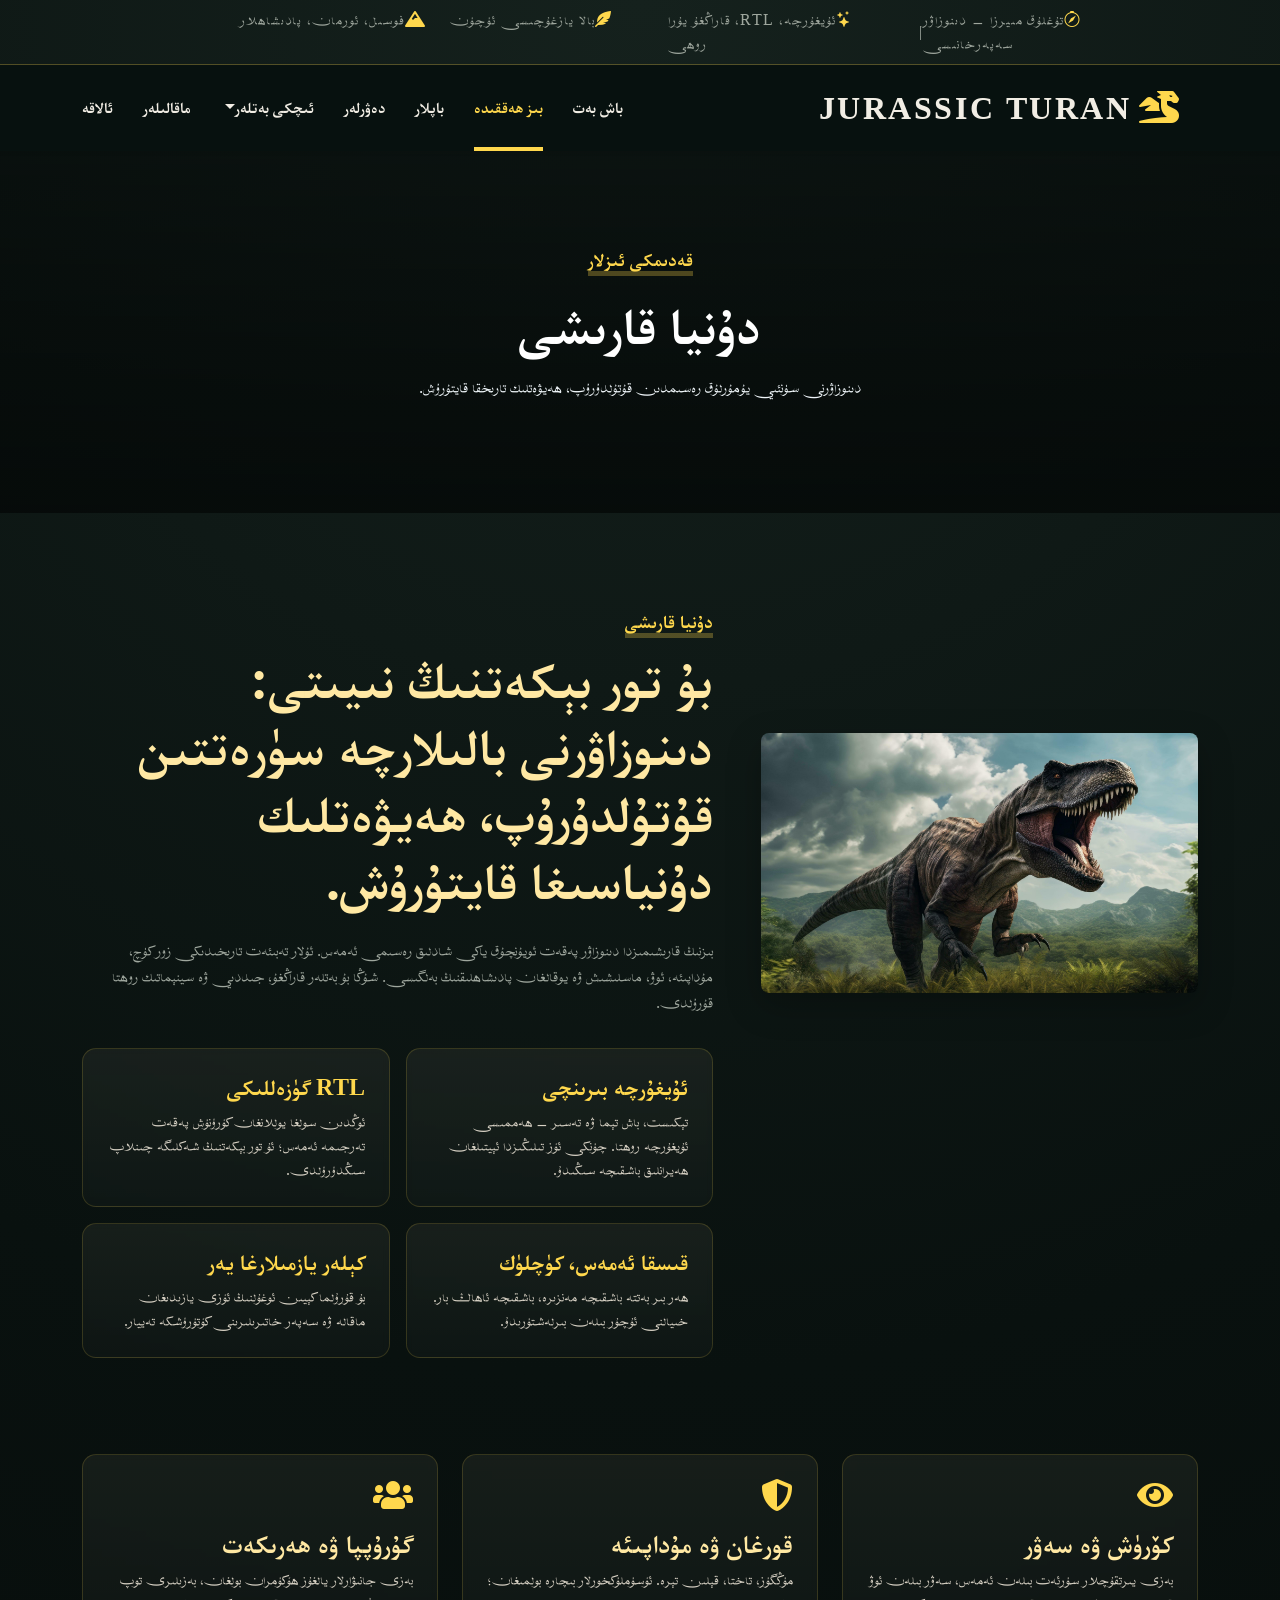
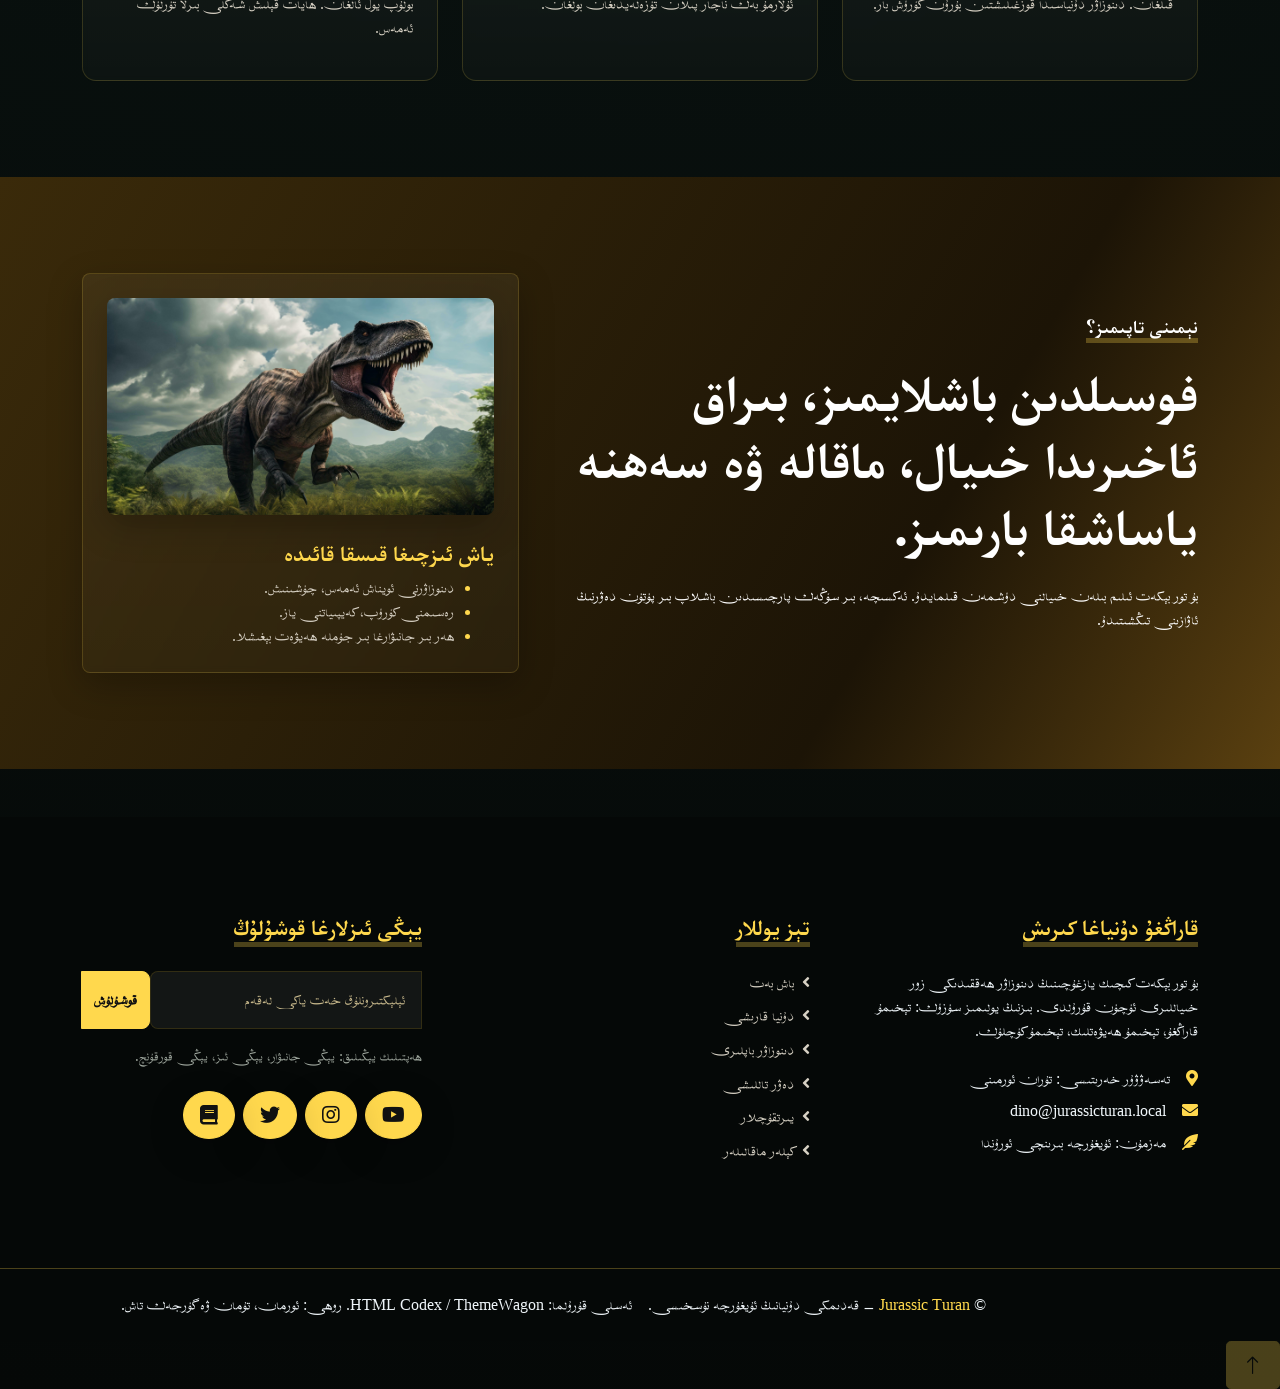
<file: about.html>
<!DOCTYPE html>
<html lang="ug" dir="rtl">
<head>
  <meta charset="utf-8">
  <title>بىز ھەققىدە — Jurassic Turan</title>
  <meta content="width=device-width, initial-scale=1.0" name="viewport">
  <meta content="Uyghur dinosaur website, Jurassic style, dramatic RTL site" name="keywords">
  <meta content="قاراڭغۇ، ھەيۋەتلىك ۋە ئۇيغۇرچە دىنوزاۋر دۇنياسى." name="description">
  <link href="img/favicon.svg" rel="icon" type="image/svg+xml">
  <link rel="preconnect" href="https://fonts.gstatic.com">
  <link href="https://fonts.googleapis.com/css2?family=Roboto+Condensed:wght@400;700&family=Roboto:wght@400;500;700&display=swap" rel="stylesheet">
  <link href="https://cdnjs.cloudflare.com/ajax/libs/font-awesome/5.15.0/css/all.min.css" rel="stylesheet">
  <link href="https://cdn.jsdelivr.net/npm/bootstrap-icons@1.4.1/font/bootstrap-icons.css" rel="stylesheet">
  <link href="lib/owlcarousel/assets/owl.carousel.min.css" rel="stylesheet">
  <link href="lib/tempusdominus/css/tempusdominus-bootstrap-4.min.css" rel="stylesheet" />
  <link href="css/bootstrap.min.css" rel="stylesheet">
  <link href="css/style.css" rel="stylesheet">
</head>
<body>
  <div class="container-fluid py-2 border-bottom d-none d-lg-block">
    <div class="container">
      <div class="row">
        <div class="col-md-6 text-center text-lg-start mb-2 mb-lg-0">
          <div class="d-inline-flex align-items-center topbar-note">
            <span class="pe-3"><i class="bi bi-compass me-2 text-primary"></i>تۇغلۇق مىيرزا — دىنوزاۋر سەپەرخانىسى</span>
            <span>|</span>
            <span class="px-3"><i class="bi bi-stars me-2 text-primary"></i>ئۇيغۇرچە، RTL، قاراڭغۇ يۇرا روھى</span>
          </div>
        </div>
        <div class="col-md-6 text-center text-lg-end">
          <div class="d-inline-flex align-items-center topbar-note">
            <span class="px-2"><i class="fas fa-feather-alt text-primary me-2"></i>بالا يازغۇچىسى ئۈچۈن</span>
            <span class="px-2"><i class="fas fa-mountain text-primary me-2"></i>فوسىل، ئورمان، پادىشاھلار</span>
          </div>
        </div>
      </div>
    </div>
  </div>
  <div class="container-fluid sticky-top bg-white shadow-sm">
    <div class="container">
      <nav class="navbar navbar-expand-lg bg-white navbar-light py-3 py-lg-0">
        <a href="index.html" class="navbar-brand">
          <h1 class="m-0 text-uppercase"><i class="fas fa-dragon ms-2 text-primary"></i>Jurassic Turan</h1>
        </a>
        <button class="navbar-toggler" type="button" data-bs-toggle="collapse" data-bs-target="#navbarCollapse">
          <span class="navbar-toggler-icon"></span>
        </button>
        <div class="collapse navbar-collapse" id="navbarCollapse">
          <div class="navbar-nav me-auto py-0">
            <a href="index.html" class="nav-item nav-link">باش بەت</a>
            <a href="about.html" class="nav-item nav-link active">بىز ھەققىدە</a>
            <a href="service.html" class="nav-item nav-link">باپلار</a>
            <a href="price.html" class="nav-item nav-link">دەۋرلەر</a>
            <div class="nav-item dropdown">
              <a href="#" class="nav-link dropdown-toggle" data-bs-toggle="dropdown">ئىچكى بەتلەر</a>
              <div class="dropdown-menu m-0">
                <a href="blog.html" class="dropdown-item">ماقالە تورى</a>
                <a href="detail.html" class="dropdown-item">تەپسىلىي ماقالە</a>
                <a href="team.html" class="dropdown-item">ئالدىنقى جانىۋارلار</a>
                <a href="testimonial.html" class="dropdown-item">سەپەر خاتىرىلىرى</a>
                <a href="appointment.html" class="dropdown-item">سەپەر پىلانى</a>
                <a href="search.html" class="dropdown-item">فوسىل ئىزدەش</a>
              </div>
            </div>
            <a href="blog.html" class="nav-item nav-link">ماقالىلەر</a>
            <a href="contact.html" class="nav-item nav-link">ئالاقە</a>
          </div>
        </div>
      </nav>
    </div>
  </div>
  
        <div class="container-fluid page-header py-5 mb-5">
          <div class="container py-5">
            <div class="row justify-content-center">
              <div class="col-lg-8 text-center">
                <h5 class="d-inline-block text-primary text-uppercase border-bottom border-5 mb-3">قەدىمكى ئىزلار</h5>
                <h1 class="display-4 text-white mb-3">دۇنيا قارىشى</h1>
                <p class="section-lead text-light">دىنوزاۋرنى سۈنئىي يۇمۇرلۇق رەسىمدىن قۇتۇلدۇرۇپ، ھەيۋەتلىك تارىخقا قايتۇرۇش.</p>
              </div>
            </div>
          </div>
        </div>
  
<div class="container-fluid py-5">
  <div class="container">
    <div class="row gx-5 align-items-center">
      <div class="col-lg-5 mb-5 mb-lg-0" style="min-height:500px;"><div class="position-relative h-100"><img class="position-absolute w-100 h-100 rounded page-hero-art" src="img/trex.jpg" alt="دۇنيا"></div></div>
      <div class="col-lg-7">
        <div class="mb-4"><h5 class="d-inline-block text-primary text-uppercase border-bottom border-5">دۇنيا قارىشى</h5><h1 class="display-4">بۇ تور بېكەتنىڭ نىيىتى: دىنوزاۋرنى بالىلارچە سۈرەتتىن قۇتۇلدۇرۇپ، ھەيۋەتلىك دۇنياسىغا قايتۇرۇش.</h1></div>
        <p class="section-lead">بىزنىڭ قارىشىمىزدا دىنوزاۋر پەقەت ئويۇنچۇق ياكى شادلىق رەسىمى ئەمەس. ئۇلار تەبىئەت تارىخىدىكى زور كۈچ، مۇداپىئە، ئوۋ، ماسلىشىش ۋە يوقالغان پادىشاھلىقنىڭ بەلگىسى. شۇڭا بۇ بەتلەر قاراڭغۇ، جىددىي ۋە سينېماتىك روھتا قۇرۇلدى.</p>
        <div class="row g-3 pt-3">
          <div class="col-sm-6"><div class="fact-card"><h4 class="text-primary">ئۇيغۇرچە بىرىنچى</h4><p class="m-0">تېكىست، باش تېما ۋە تەسىر — ھەممىسى ئۇيغۇرچە روھتا. چۈنكى ئۆز تىلىڭىزدا ئېيتىلغان ھەيرانلىق باشقىچە سىڭىدۇ.</p></div></div>
          <div class="col-sm-6"><div class="fact-card"><h4 class="text-primary">RTL گۈزەللىكى</h4><p class="m-0">ئوڭدىن سولغا يوللانغان كۆرۈنۈش پەقەت تەرجىمە ئەمەس؛ ئۇ تور بېكەتنىڭ شەكلىگە چىنلاپ سىڭدۈرۈلدى.</p></div></div>
          <div class="col-sm-6"><div class="fact-card"><h4 class="text-primary">قىسقا ئەمەس، كۈچلۈك</h4><p class="m-0">ھەر بىر بەتتە باشقىچە مەنزىرە، باشقىچە ئاھاڭ بار. خىيالنى ئۇچۇر بىلەن بىرلەشتۈرىدۇ.</p></div></div>
          <div class="col-sm-6"><div class="fact-card"><h4 class="text-primary">كېلەر يازمىلارغا يەر</h4><p class="m-0">بۇ قۇرۇلما كېيىن ئوغۇلنىڭ ئۆزى يازىدىغان ماقالە ۋە سەپەر خاتىرىلىرىنى كۆتۈرۈشكە تەييار.</p></div></div>
        </div>
      </div>
    </div>
  </div>
</div>
<div class="container-fluid py-5" id="traits"><div class="container"><div class="row g-4">
  <div class="col-lg-4"><div class="fact-card h-100"><i class="fas fa-eye fa-2x mb-3"></i><h3>كۆرۈش ۋە سەۋر</h3><p>بەزى يىرتقۇچلار سۈرئەت بىلەن ئەمەس، سەۋر بىلەن ئوۋ قىلغان. دىنوزاۋر دۇنياسىدا قوزغىلىشتىن بۇرۇن كۆرۈش بار.</p></div></div>
  <div class="col-lg-4"><div class="fact-card h-100"><i class="fas fa-shield-alt fa-2x mb-3"></i><h3>قورغان ۋە مۇداپىئە</h3><p>مۈڭگۈز، تاختا، قېلىن تېرە. ئۆسۈملۈكخورلار بىچارە بولمىغان؛ ئۇلارمۇ بەك ناچار پىلان تۈزەلەيدىغان بولغان.</p></div></div>
  <div class="col-lg-4"><div class="fact-card h-100"><i class="fas fa-users fa-2x mb-3"></i><h3>گۇرۇپپا ۋە ھەرىكەت</h3><p>بەزى جانىۋارلار يالغۇز ھۆكۈمران بولغان، بەزىلىرى توپ بولۇپ يول ئالغان. ھايات قېلىش شەكلى بىرلا تۈرلۈك ئەمەس.</p></div></div>
</div></div></div>
<div class="container-fluid bg-primary my-5 py-5"><div class="container py-5"><div class="row g-5 align-items-center"><div class="col-lg-7"><h5 class="d-inline-block text-white text-uppercase border-bottom border-5 mb-3">نېمىنى تاپىمىز؟</h5><h1 class="display-4 text-white">فوسىلدىن باشلايمىز، بىراق ئاخىرىدا خىيال، ماقالە ۋە سەھنە ياساشقا بارىمىز.</h1><p class="text-white mt-4 mb-0">بۇ تور بېكەت ئىلىم بىلەن خىيالنى دۈشمەن قىلمايدۇ. ئەكسىچە، بىر سۆڭەك پارچىسىدىن باشلاپ بىر پۈتۈن دەۋرنىڭ ئاۋازىنى تىڭشىتىدۇ.</p></div><div class="col-lg-5"><div class="glass-panel rounded p-4"><img class="img-fluid rounded" src="img/trex.jpg" alt="ياۋا سادا"><div class="mt-4"><h4 class="text-primary">ياش ئىزچىغا قىسقا قائىدە</h4><ul class="list-accent mb-0"><li>دىنوزاۋرنى ئويناش ئەمەس، چۈشىنىش.</li><li>رەسىمنى كۆرۈپ، كەيپىياتنى ياز.</li><li>ھەر بىر جانىۋارغا بىر جۈملە ھەيۋەت بېغىشلا.</li></ul></div></div></div></div></div></div>

  <div class="container-fluid bg-dark text-light mt-5 py-5">
    <div class="container py-5">
      <div class="row g-5">
        <div class="col-lg-4 col-md-6">
          <h4 class="d-inline-block text-primary text-uppercase border-bottom border-5 border-secondary mb-4">قاراڭغۇ دۇنياغا كىرىش</h4>
          <p class="mb-4">بۇ تور بېكەت كىچىك يازغۇچىنىڭ دىنوزاۋر ھەققىدىكى زور خىياللىرى ئۈچۈن قۇرۇلدى. بىزنىڭ يولىمىز سۈزۈك: تېخىمۇ قاراڭغۇ، تېخىمۇ ھەيۋەتلىك، تېخىمۇ كۈچلۈك.</p>
          <p class="mb-2"><i class="fa fa-map-marker-alt text-primary ms-3"></i>تەسەۋۋۇر خەرىتىسى: تۇران ئورمىنى</p>
          <p class="mb-2"><i class="fa fa-envelope text-primary ms-3"></i>dino@jurassicturan.local</p>
          <p class="mb-0"><i class="fa fa-feather-alt text-primary ms-3"></i>مەزمۇن: ئۇيغۇرچە بىرىنچى ئورۇندا</p>
        </div>
        <div class="col-lg-4 col-md-6">
          <h4 class="d-inline-block text-primary text-uppercase border-bottom border-5 border-secondary mb-4">تېز يوللار</h4>
          <a class="footer-link" href="index.html"><i class="fa fa-angle-left ms-2"></i>باش بەت</a>
          <a class="footer-link" href="about.html"><i class="fa fa-angle-left ms-2"></i>دۇنيا قارىشى</a>
          <a class="footer-link" href="service.html"><i class="fa fa-angle-left ms-2"></i>دىنوزاۋر باپلىرى</a>
          <a class="footer-link" href="price.html"><i class="fa fa-angle-left ms-2"></i>دەۋر تاللىشى</a>
          <a class="footer-link" href="team.html"><i class="fa fa-angle-left ms-2"></i>يىرتقۇچلار</a>
          <a class="footer-link" href="blog.html"><i class="fa fa-angle-left ms-2"></i>كېلەر ماقالىلەر</a>
        </div>
        <div class="col-lg-4 col-md-12">
          <h4 class="d-inline-block text-primary text-uppercase border-bottom border-5 border-secondary mb-4">يېڭى ئىزلارغا قوشۇلۇڭ</h4>
          <form>
            <div class="input-group mb-3">
              <input type="text" class="form-control p-3 border-0" placeholder="ئېلېكتىرونلۇق خەت ياكى لەقەم">
              <button class="btn btn-primary">قوشۇلۇش</button>
            </div>
          </form>
          <p class="small-meta">ھەپتىلىك يېڭىلىق: يېڭى جانىۋار، يېڭى ئىز، يېڭى قورقۇنچ.</p>
          <div class="d-flex mt-4">
            <a class="btn btn-lg btn-primary btn-lg-square rounded-circle ms-2" href="#"><i class="fab fa-youtube"></i></a>
            <a class="btn btn-lg btn-primary btn-lg-square rounded-circle ms-2" href="#"><i class="fab fa-instagram"></i></a>
            <a class="btn btn-lg btn-primary btn-lg-square rounded-circle ms-2" href="#"><i class="fab fa-twitter"></i></a>
            <a class="btn btn-lg btn-primary btn-lg-square rounded-circle" href="#"><i class="fas fa-book"></i></a>
          </div>
        </div>
      </div>
    </div>
  </div>
  <div class="container-fluid bg-dark text-light border-top border-secondary py-4">
    <div class="container">
      <div class="row g-3 align-items-center">
        <div class="col-md-6 text-center text-md-start">
          <p class="mb-md-0">&copy; <a class="text-primary" href="index.html">Jurassic Turan</a> — قەدىمكى دۇنيانىڭ ئۇيغۇرچە نۇسخىسى.</p>
        </div>
        <div class="col-md-6 text-center text-md-end">
          <p class="mb-0">ئەسلى قۇرۇلما: HTML Codex / ThemeWagon. روھى: ئورمان، تۇمان ۋە گۈرجەك تاش.</p>
        </div>
      </div>
    </div>
  </div>
  <a href="#" class="btn btn-lg btn-primary btn-lg-square back-to-top"><i class="bi bi-arrow-up"></i></a>
  <script src="https://code.jquery.com/jquery-3.4.1.min.js"></script>
  <script src="https://cdn.jsdelivr.net/npm/bootstrap@5.0.0/dist/js/bootstrap.bundle.min.js"></script>
  <script src="lib/easing/easing.min.js"></script>
  <script src="lib/waypoints/waypoints.min.js"></script>
  <script src="lib/owlcarousel/owl.carousel.min.js"></script>
  <script src="lib/tempusdominus/js/moment.min.js"></script>
  <script src="lib/tempusdominus/js/moment-timezone.min.js"></script>
  <script src="lib/tempusdominus/js/tempusdominus-bootstrap-4.min.js"></script>
  <script src="js/main.js"></script>
</body></html>
</file>
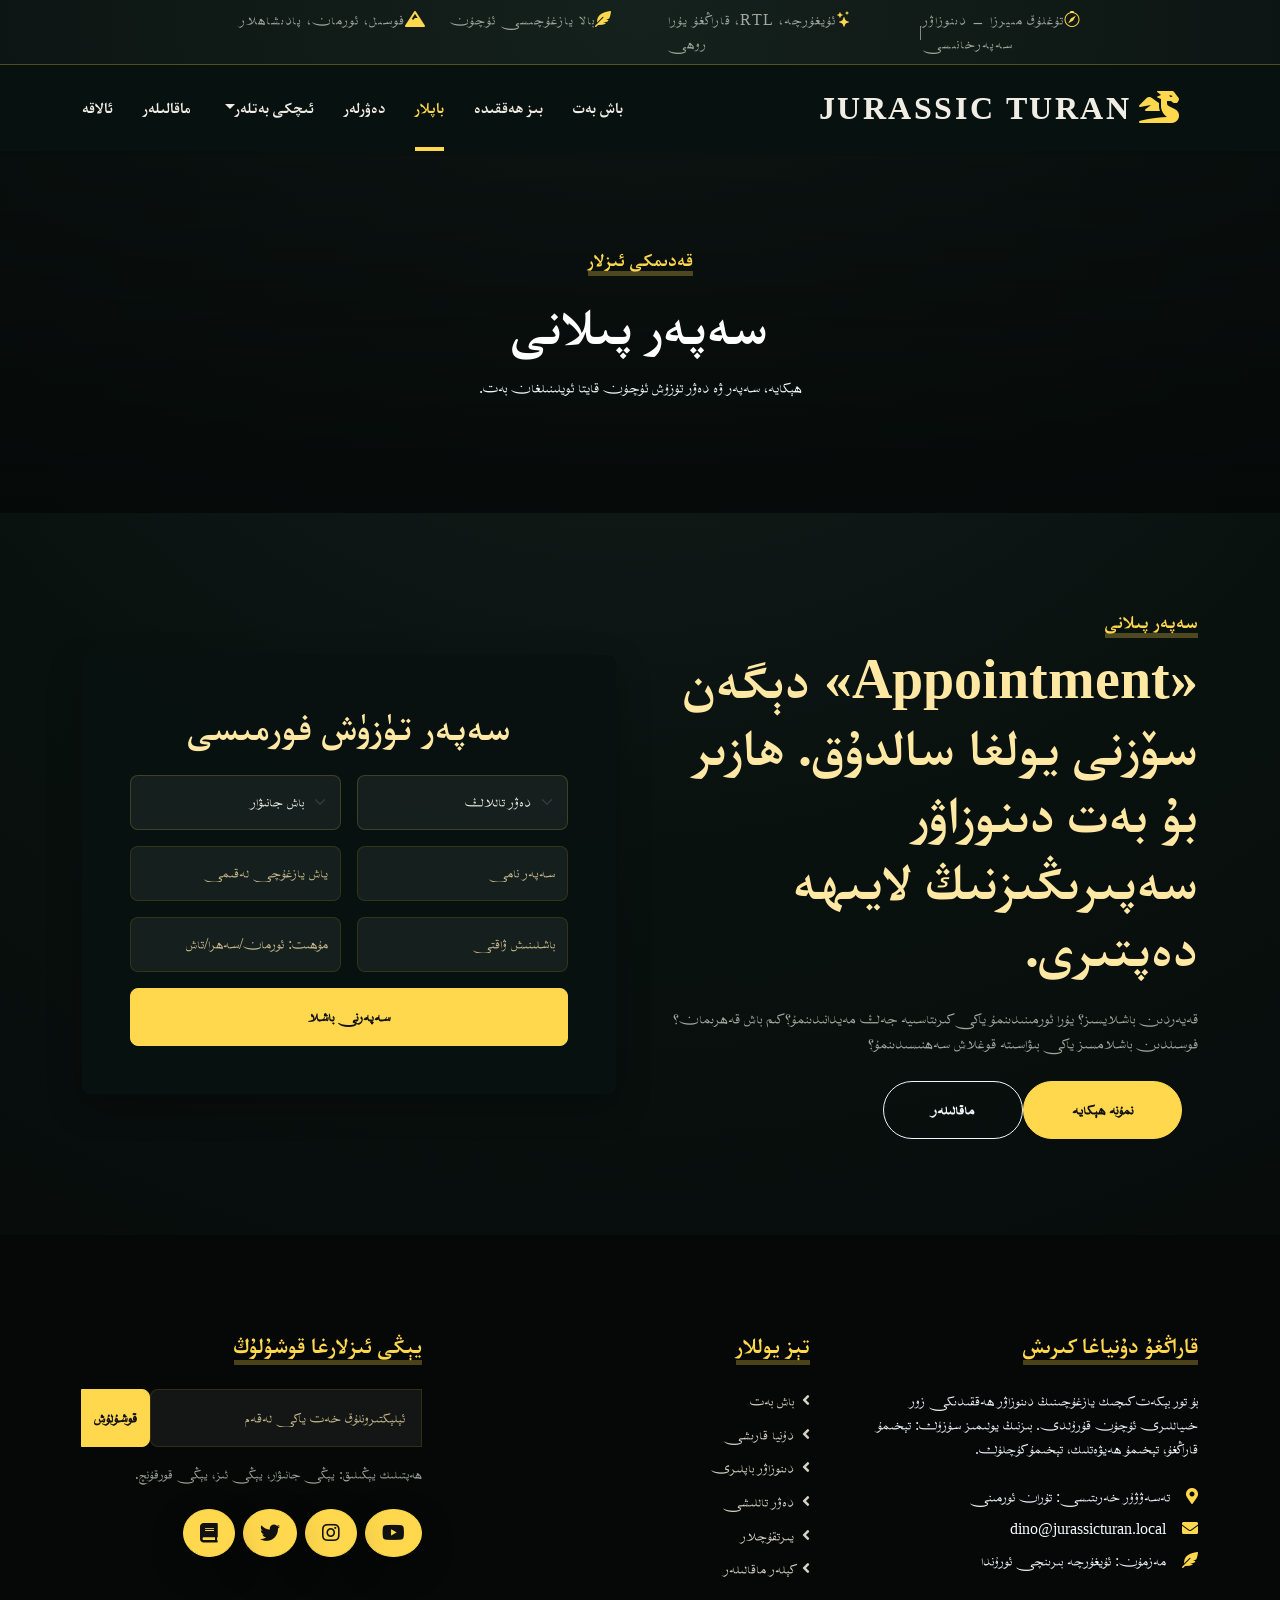
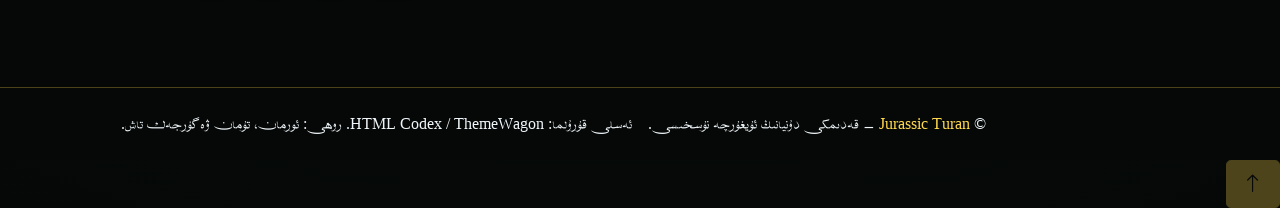
<file: appointment.html>
<!DOCTYPE html>
<html lang="ug" dir="rtl">
<head>
  <meta charset="utf-8">
  <title>سەپەر پىلانى — Jurassic Turan</title>
  <meta content="width=device-width, initial-scale=1.0" name="viewport">
  <meta content="Uyghur dinosaur website, Jurassic style, dramatic RTL site" name="keywords">
  <meta content="قاراڭغۇ، ھەيۋەتلىك ۋە ئۇيغۇرچە دىنوزاۋر دۇنياسى." name="description">
  <link href="img/favicon.svg" rel="icon" type="image/svg+xml">
  <link rel="preconnect" href="https://fonts.gstatic.com">
  <link href="https://fonts.googleapis.com/css2?family=Roboto+Condensed:wght@400;700&family=Roboto:wght@400;500;700&display=swap" rel="stylesheet">
  <link href="https://cdnjs.cloudflare.com/ajax/libs/font-awesome/5.15.0/css/all.min.css" rel="stylesheet">
  <link href="https://cdn.jsdelivr.net/npm/bootstrap-icons@1.4.1/font/bootstrap-icons.css" rel="stylesheet">
  <link href="lib/owlcarousel/assets/owl.carousel.min.css" rel="stylesheet">
  <link href="lib/tempusdominus/css/tempusdominus-bootstrap-4.min.css" rel="stylesheet" />
  <link href="css/bootstrap.min.css" rel="stylesheet">
  <link href="css/style.css" rel="stylesheet">
</head>
<body>
  <div class="container-fluid py-2 border-bottom d-none d-lg-block">
    <div class="container">
      <div class="row">
        <div class="col-md-6 text-center text-lg-start mb-2 mb-lg-0">
          <div class="d-inline-flex align-items-center topbar-note">
            <span class="pe-3"><i class="bi bi-compass me-2 text-primary"></i>تۇغلۇق مىيرزا — دىنوزاۋر سەپەرخانىسى</span>
            <span>|</span>
            <span class="px-3"><i class="bi bi-stars me-2 text-primary"></i>ئۇيغۇرچە، RTL، قاراڭغۇ يۇرا روھى</span>
          </div>
        </div>
        <div class="col-md-6 text-center text-lg-end">
          <div class="d-inline-flex align-items-center topbar-note">
            <span class="px-2"><i class="fas fa-feather-alt text-primary me-2"></i>بالا يازغۇچىسى ئۈچۈن</span>
            <span class="px-2"><i class="fas fa-mountain text-primary me-2"></i>فوسىل، ئورمان، پادىشاھلار</span>
          </div>
        </div>
      </div>
    </div>
  </div>
  <div class="container-fluid sticky-top bg-white shadow-sm">
    <div class="container">
      <nav class="navbar navbar-expand-lg bg-white navbar-light py-3 py-lg-0">
        <a href="index.html" class="navbar-brand">
          <h1 class="m-0 text-uppercase"><i class="fas fa-dragon ms-2 text-primary"></i>Jurassic Turan</h1>
        </a>
        <button class="navbar-toggler" type="button" data-bs-toggle="collapse" data-bs-target="#navbarCollapse">
          <span class="navbar-toggler-icon"></span>
        </button>
        <div class="collapse navbar-collapse" id="navbarCollapse">
          <div class="navbar-nav me-auto py-0">
            <a href="index.html" class="nav-item nav-link">باش بەت</a>
            <a href="about.html" class="nav-item nav-link">بىز ھەققىدە</a>
            <a href="service.html" class="nav-item nav-link active">باپلار</a>
            <a href="price.html" class="nav-item nav-link">دەۋرلەر</a>
            <div class="nav-item dropdown">
              <a href="#" class="nav-link dropdown-toggle" data-bs-toggle="dropdown">ئىچكى بەتلەر</a>
              <div class="dropdown-menu m-0">
                <a href="blog.html" class="dropdown-item">ماقالە تورى</a>
                <a href="detail.html" class="dropdown-item">تەپسىلىي ماقالە</a>
                <a href="team.html" class="dropdown-item">ئالدىنقى جانىۋارلار</a>
                <a href="testimonial.html" class="dropdown-item">سەپەر خاتىرىلىرى</a>
                <a href="appointment.html" class="dropdown-item">سەپەر پىلانى</a>
                <a href="search.html" class="dropdown-item">فوسىل ئىزدەش</a>
              </div>
            </div>
            <a href="blog.html" class="nav-item nav-link">ماقالىلەر</a>
            <a href="contact.html" class="nav-item nav-link">ئالاقە</a>
          </div>
        </div>
      </nav>
    </div>
  </div>
  
        <div class="container-fluid page-header py-5 mb-5">
          <div class="container py-5">
            <div class="row justify-content-center">
              <div class="col-lg-8 text-center">
                <h5 class="d-inline-block text-primary text-uppercase border-bottom border-5 mb-3">قەدىمكى ئىزلار</h5>
                <h1 class="display-4 text-white mb-3">سەپەر پىلانى</h1>
                <p class="section-lead text-light">ھېكايە، سەپەر ۋە دەۋر تۈزۈش ئۈچۈن قايتا ئويلىنىلغان بەت.</p>
              </div>
            </div>
          </div>
        </div>
  
<div class="container-fluid py-5"><div class="container"><div class="row gx-5 align-items-center"><div class="col-lg-6 mb-5 mb-lg-0"><div class="mb-4"><h5 class="d-inline-block text-primary text-uppercase border-bottom border-5">سەپەر پىلانى</h5><h1 class="display-4">«Appointment» دېگەن سۆزنى يولغا سالدۇق. ھازىر بۇ بەت دىنوزاۋر سەپىرىڭىزنىڭ لايىھە دەپتىرى.</h1></div><p class="section-lead mb-4">قەيەردىن باشلايسىز؟ يۇرا ئورمىنىدىنمۇ ياكى كىرىتاسىيە جەڭ مەيدانىدىنمۇ؟ كىم باش قەھرىمان؟ فوسىلدىن باشلامسىز ياكى بىۋاسىتە قوغلاش سەھنىسىدىنمۇ؟</p><a class="btn btn-primary rounded-pill py-3 px-5 me-3" href="detail.html">نمۇنە ھېكايە</a><a class="btn btn-outline-light rounded-pill py-3 px-5" href="blog.html">ماقالىلەر</a></div><div class="col-lg-6"><div class="bg-white text-center rounded p-5"><h1 class="mb-4">سەپەر تۈزۈش فورمىسى</h1><form><div class="row g-3"><div class="col-12 col-sm-6"><select class="form-select" style="height:55px;"><option selected>دەۋر تاللاڭ</option><option>ترياس</option><option>يۇرا</option><option>كىرىتاسىيە</option></select></div><div class="col-12 col-sm-6"><select class="form-select" style="height:55px;"><option selected>باش جانىۋار</option><option>تى-رېكس</option><option>ترايسېراتوپس</option><option>ۋېلوسىراپتور</option></select></div><div class="col-12 col-sm-6"><input type="text" class="form-control" placeholder="سەپەر نامى" style="height:55px;"></div><div class="col-12 col-sm-6"><input type="text" class="form-control" placeholder="ياش يازغۇچى لەقىمى" style="height:55px;"></div><div class="col-12 col-sm-6"><input type="text" class="form-control" placeholder="باشلىنىش ۋاقتى" style="height:55px;"></div><div class="col-12 col-sm-6"><input type="text" class="form-control" placeholder="مۇھىت: ئورمان/سەھرا/تاش" style="height:55px;"></div><div class="col-12"><button class="btn btn-primary w-100 py-3" type="submit">سەپەرنى باشلا</button></div></div></form></div></div></div></div></div>

  <div class="container-fluid bg-dark text-light mt-5 py-5">
    <div class="container py-5">
      <div class="row g-5">
        <div class="col-lg-4 col-md-6">
          <h4 class="d-inline-block text-primary text-uppercase border-bottom border-5 border-secondary mb-4">قاراڭغۇ دۇنياغا كىرىش</h4>
          <p class="mb-4">بۇ تور بېكەت كىچىك يازغۇچىنىڭ دىنوزاۋر ھەققىدىكى زور خىياللىرى ئۈچۈن قۇرۇلدى. بىزنىڭ يولىمىز سۈزۈك: تېخىمۇ قاراڭغۇ، تېخىمۇ ھەيۋەتلىك، تېخىمۇ كۈچلۈك.</p>
          <p class="mb-2"><i class="fa fa-map-marker-alt text-primary ms-3"></i>تەسەۋۋۇر خەرىتىسى: تۇران ئورمىنى</p>
          <p class="mb-2"><i class="fa fa-envelope text-primary ms-3"></i>dino@jurassicturan.local</p>
          <p class="mb-0"><i class="fa fa-feather-alt text-primary ms-3"></i>مەزمۇن: ئۇيغۇرچە بىرىنچى ئورۇندا</p>
        </div>
        <div class="col-lg-4 col-md-6">
          <h4 class="d-inline-block text-primary text-uppercase border-bottom border-5 border-secondary mb-4">تېز يوللار</h4>
          <a class="footer-link" href="index.html"><i class="fa fa-angle-left ms-2"></i>باش بەت</a>
          <a class="footer-link" href="about.html"><i class="fa fa-angle-left ms-2"></i>دۇنيا قارىشى</a>
          <a class="footer-link" href="service.html"><i class="fa fa-angle-left ms-2"></i>دىنوزاۋر باپلىرى</a>
          <a class="footer-link" href="price.html"><i class="fa fa-angle-left ms-2"></i>دەۋر تاللىشى</a>
          <a class="footer-link" href="team.html"><i class="fa fa-angle-left ms-2"></i>يىرتقۇچلار</a>
          <a class="footer-link" href="blog.html"><i class="fa fa-angle-left ms-2"></i>كېلەر ماقالىلەر</a>
        </div>
        <div class="col-lg-4 col-md-12">
          <h4 class="d-inline-block text-primary text-uppercase border-bottom border-5 border-secondary mb-4">يېڭى ئىزلارغا قوشۇلۇڭ</h4>
          <form>
            <div class="input-group mb-3">
              <input type="text" class="form-control p-3 border-0" placeholder="ئېلېكتىرونلۇق خەت ياكى لەقەم">
              <button class="btn btn-primary">قوشۇلۇش</button>
            </div>
          </form>
          <p class="small-meta">ھەپتىلىك يېڭىلىق: يېڭى جانىۋار، يېڭى ئىز، يېڭى قورقۇنچ.</p>
          <div class="d-flex mt-4">
            <a class="btn btn-lg btn-primary btn-lg-square rounded-circle ms-2" href="#"><i class="fab fa-youtube"></i></a>
            <a class="btn btn-lg btn-primary btn-lg-square rounded-circle ms-2" href="#"><i class="fab fa-instagram"></i></a>
            <a class="btn btn-lg btn-primary btn-lg-square rounded-circle ms-2" href="#"><i class="fab fa-twitter"></i></a>
            <a class="btn btn-lg btn-primary btn-lg-square rounded-circle" href="#"><i class="fas fa-book"></i></a>
          </div>
        </div>
      </div>
    </div>
  </div>
  <div class="container-fluid bg-dark text-light border-top border-secondary py-4">
    <div class="container">
      <div class="row g-3 align-items-center">
        <div class="col-md-6 text-center text-md-start">
          <p class="mb-md-0">&copy; <a class="text-primary" href="index.html">Jurassic Turan</a> — قەدىمكى دۇنيانىڭ ئۇيغۇرچە نۇسخىسى.</p>
        </div>
        <div class="col-md-6 text-center text-md-end">
          <p class="mb-0">ئەسلى قۇرۇلما: HTML Codex / ThemeWagon. روھى: ئورمان، تۇمان ۋە گۈرجەك تاش.</p>
        </div>
      </div>
    </div>
  </div>
  <a href="#" class="btn btn-lg btn-primary btn-lg-square back-to-top"><i class="bi bi-arrow-up"></i></a>
  <script src="https://code.jquery.com/jquery-3.4.1.min.js"></script>
  <script src="https://cdn.jsdelivr.net/npm/bootstrap@5.0.0/dist/js/bootstrap.bundle.min.js"></script>
  <script src="lib/easing/easing.min.js"></script>
  <script src="lib/waypoints/waypoints.min.js"></script>
  <script src="lib/owlcarousel/owl.carousel.min.js"></script>
  <script src="lib/tempusdominus/js/moment.min.js"></script>
  <script src="lib/tempusdominus/js/moment-timezone.min.js"></script>
  <script src="lib/tempusdominus/js/tempusdominus-bootstrap-4.min.js"></script>
  <script src="js/main.js"></script>
</body></html>
</file>
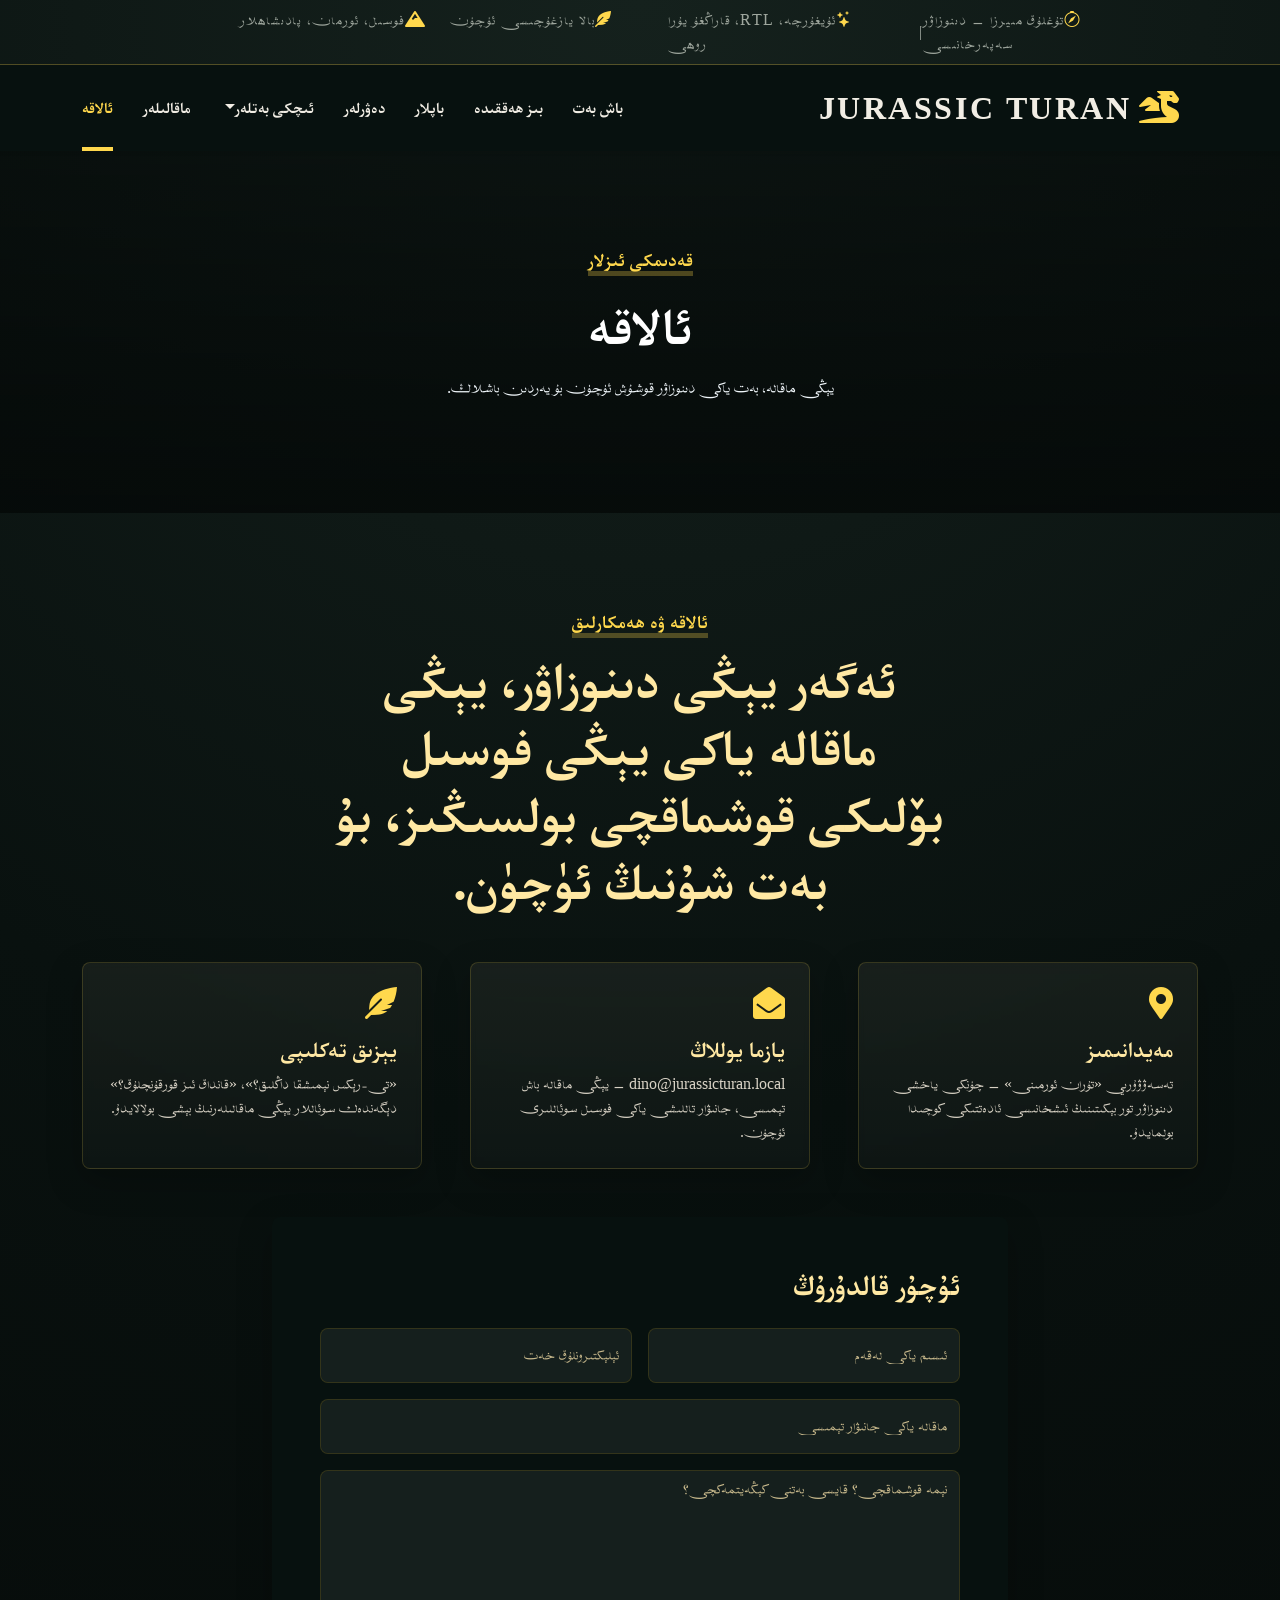
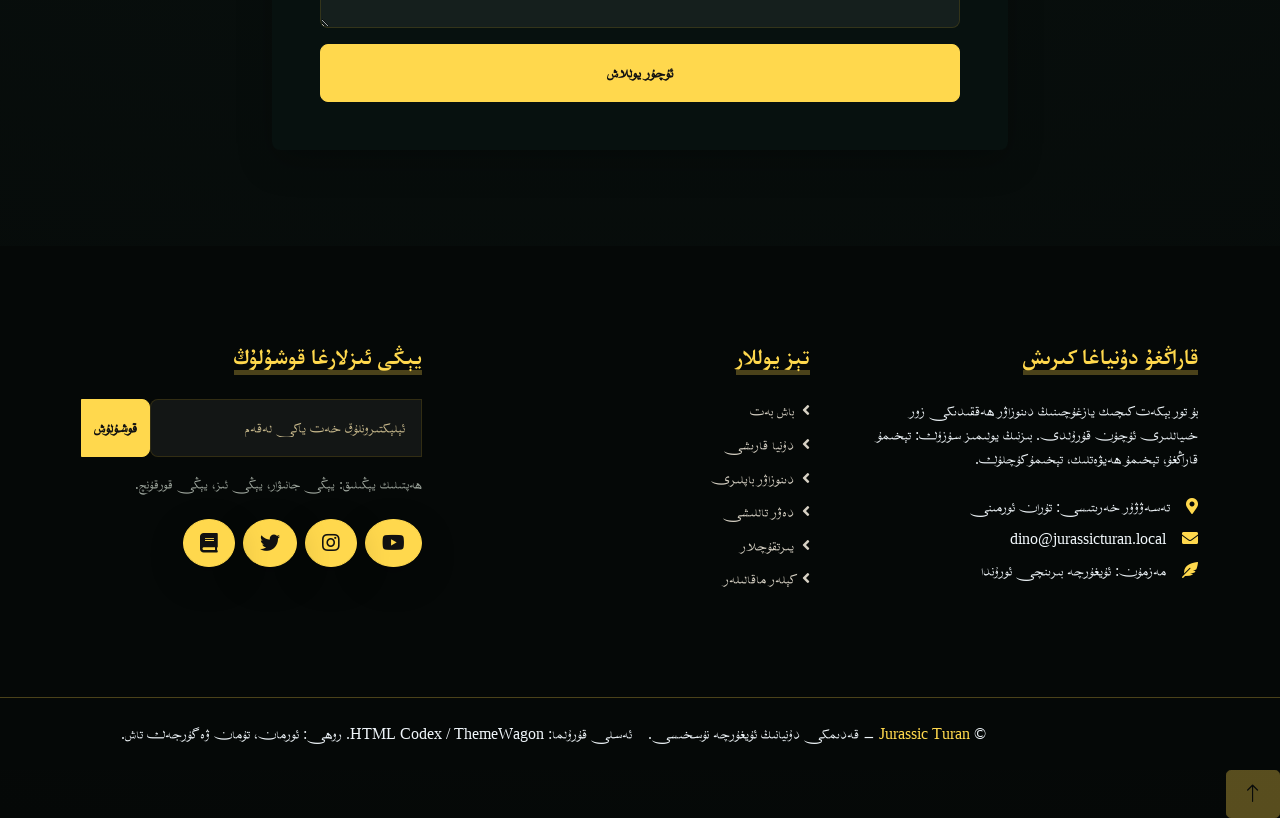
<file: contact.html>
<!DOCTYPE html>
<html lang="ug" dir="rtl">
<head>
  <meta charset="utf-8">
  <title>ئالاقە — Jurassic Turan</title>
  <meta content="width=device-width, initial-scale=1.0" name="viewport">
  <meta content="Uyghur dinosaur website, Jurassic style, dramatic RTL site" name="keywords">
  <meta content="قاراڭغۇ، ھەيۋەتلىك ۋە ئۇيغۇرچە دىنوزاۋر دۇنياسى." name="description">
  <link href="img/favicon.svg" rel="icon" type="image/svg+xml">
  <link rel="preconnect" href="https://fonts.gstatic.com">
  <link href="https://fonts.googleapis.com/css2?family=Roboto+Condensed:wght@400;700&family=Roboto:wght@400;500;700&display=swap" rel="stylesheet">
  <link href="https://cdnjs.cloudflare.com/ajax/libs/font-awesome/5.15.0/css/all.min.css" rel="stylesheet">
  <link href="https://cdn.jsdelivr.net/npm/bootstrap-icons@1.4.1/font/bootstrap-icons.css" rel="stylesheet">
  <link href="lib/owlcarousel/assets/owl.carousel.min.css" rel="stylesheet">
  <link href="lib/tempusdominus/css/tempusdominus-bootstrap-4.min.css" rel="stylesheet" />
  <link href="css/bootstrap.min.css" rel="stylesheet">
  <link href="css/style.css" rel="stylesheet">
</head>
<body>
  <div class="container-fluid py-2 border-bottom d-none d-lg-block">
    <div class="container">
      <div class="row">
        <div class="col-md-6 text-center text-lg-start mb-2 mb-lg-0">
          <div class="d-inline-flex align-items-center topbar-note">
            <span class="pe-3"><i class="bi bi-compass me-2 text-primary"></i>تۇغلۇق مىيرزا — دىنوزاۋر سەپەرخانىسى</span>
            <span>|</span>
            <span class="px-3"><i class="bi bi-stars me-2 text-primary"></i>ئۇيغۇرچە، RTL، قاراڭغۇ يۇرا روھى</span>
          </div>
        </div>
        <div class="col-md-6 text-center text-lg-end">
          <div class="d-inline-flex align-items-center topbar-note">
            <span class="px-2"><i class="fas fa-feather-alt text-primary me-2"></i>بالا يازغۇچىسى ئۈچۈن</span>
            <span class="px-2"><i class="fas fa-mountain text-primary me-2"></i>فوسىل، ئورمان، پادىشاھلار</span>
          </div>
        </div>
      </div>
    </div>
  </div>
  <div class="container-fluid sticky-top bg-white shadow-sm">
    <div class="container">
      <nav class="navbar navbar-expand-lg bg-white navbar-light py-3 py-lg-0">
        <a href="index.html" class="navbar-brand">
          <h1 class="m-0 text-uppercase"><i class="fas fa-dragon ms-2 text-primary"></i>Jurassic Turan</h1>
        </a>
        <button class="navbar-toggler" type="button" data-bs-toggle="collapse" data-bs-target="#navbarCollapse">
          <span class="navbar-toggler-icon"></span>
        </button>
        <div class="collapse navbar-collapse" id="navbarCollapse">
          <div class="navbar-nav me-auto py-0">
            <a href="index.html" class="nav-item nav-link">باش بەت</a>
            <a href="about.html" class="nav-item nav-link">بىز ھەققىدە</a>
            <a href="service.html" class="nav-item nav-link">باپلار</a>
            <a href="price.html" class="nav-item nav-link">دەۋرلەر</a>
            <div class="nav-item dropdown">
              <a href="#" class="nav-link dropdown-toggle" data-bs-toggle="dropdown">ئىچكى بەتلەر</a>
              <div class="dropdown-menu m-0">
                <a href="blog.html" class="dropdown-item">ماقالە تورى</a>
                <a href="detail.html" class="dropdown-item">تەپسىلىي ماقالە</a>
                <a href="team.html" class="dropdown-item">ئالدىنقى جانىۋارلار</a>
                <a href="testimonial.html" class="dropdown-item">سەپەر خاتىرىلىرى</a>
                <a href="appointment.html" class="dropdown-item">سەپەر پىلانى</a>
                <a href="search.html" class="dropdown-item">فوسىل ئىزدەش</a>
              </div>
            </div>
            <a href="blog.html" class="nav-item nav-link">ماقالىلەر</a>
            <a href="contact.html" class="nav-item nav-link active">ئالاقە</a>
          </div>
        </div>
      </nav>
    </div>
  </div>
  
        <div class="container-fluid page-header py-5 mb-5">
          <div class="container py-5">
            <div class="row justify-content-center">
              <div class="col-lg-8 text-center">
                <h5 class="d-inline-block text-primary text-uppercase border-bottom border-5 mb-3">قەدىمكى ئىزلار</h5>
                <h1 class="display-4 text-white mb-3">ئالاقە</h1>
                <p class="section-lead text-light">يېڭى ماقالە، بەت ياكى دىنوزاۋر قوشۇش ئۈچۈن بۇ يەردىن باشلاڭ.</p>
              </div>
            </div>
          </div>
        </div>
  
<div class="container-fluid py-5"><div class="container"><div class="text-center mx-auto mb-5" style="max-width:620px;"><h5 class="d-inline-block text-primary text-uppercase border-bottom border-5">ئالاقە ۋە ھەمكارلىق</h5><h1 class="display-4">ئەگەر يېڭى دىنوزاۋر، يېڭى ماقالە ياكى يېڭى فوسىل بۆلىكى قوشماقچى بولسىڭىز، بۇ بەت شۇنىڭ ئۈچۈن.</h1></div><div class="row g-5"><div class="col-lg-4"><div class="contact-card rounded p-4 h-100"><i class="fa fa-2x fa-map-marker-alt text-primary mb-3"></i><h4>مەيدانىمىز</h4><p class="m-0">تەسەۋۋۇرىي «تۇران ئورمىنى» — چۈنكى ياخشى دىنوزاۋر تور بېكىتىنىڭ ئىشخانىسى ئادەتتىكى كوچىدا بولمايدۇ.</p></div></div><div class="col-lg-4"><div class="contact-card rounded p-4 h-100"><i class="fa fa-2x fa-envelope-open text-primary mb-3"></i><h4>يازما يوللاڭ</h4><p class="m-0">dino@jurassicturan.local — يېڭى ماقالە باش تېمىسى، جانىۋار تاللىشى ياكى فوسىل سوئاللىرى ئۈچۈن.</p></div></div><div class="col-lg-4"><div class="contact-card rounded p-4 h-100"><i class="fa fa-2x fa-feather-alt text-primary mb-3"></i><h4>يېزىق تەكلىپى</h4><p class="m-0">«تى-رېكس نېمىشقا داڭلىق؟»، «قانداق ئىز قورقۇنچلۇق؟» دېگەندەك سوئاللار يېڭى ماقالىلەرنىڭ بېشى بولالايدۇ.</p></div></div></div><div class="row justify-content-center mt-5"><div class="col-lg-8"><div class="bg-white rounded p-5"><h2 class="mb-4">ئۇچۇر قالدۇرۇڭ</h2><form><div class="row g-3"><div class="col-md-6"><input type="text" class="form-control" placeholder="ئىسىم ياكى لەقەم" style="height:55px;"></div><div class="col-md-6"><input type="email" class="form-control" placeholder="ئېلېكتىرونلۇق خەت" style="height:55px;"></div><div class="col-12"><input type="text" class="form-control" placeholder="ماقالە ياكى جانىۋار تېمىسى" style="height:55px;"></div><div class="col-12"><textarea class="form-control" rows="6" placeholder="نېمە قوشماقچى؟ قايسى بەتنى كېڭەيتمەكچى؟"></textarea></div><div class="col-12"><button class="btn btn-primary w-100 py-3" type="submit">ئۇچۇر يوللاش</button></div></div></form></div></div></div></div></div>

  <div class="container-fluid bg-dark text-light mt-5 py-5">
    <div class="container py-5">
      <div class="row g-5">
        <div class="col-lg-4 col-md-6">
          <h4 class="d-inline-block text-primary text-uppercase border-bottom border-5 border-secondary mb-4">قاراڭغۇ دۇنياغا كىرىش</h4>
          <p class="mb-4">بۇ تور بېكەت كىچىك يازغۇچىنىڭ دىنوزاۋر ھەققىدىكى زور خىياللىرى ئۈچۈن قۇرۇلدى. بىزنىڭ يولىمىز سۈزۈك: تېخىمۇ قاراڭغۇ، تېخىمۇ ھەيۋەتلىك، تېخىمۇ كۈچلۈك.</p>
          <p class="mb-2"><i class="fa fa-map-marker-alt text-primary ms-3"></i>تەسەۋۋۇر خەرىتىسى: تۇران ئورمىنى</p>
          <p class="mb-2"><i class="fa fa-envelope text-primary ms-3"></i>dino@jurassicturan.local</p>
          <p class="mb-0"><i class="fa fa-feather-alt text-primary ms-3"></i>مەزمۇن: ئۇيغۇرچە بىرىنچى ئورۇندا</p>
        </div>
        <div class="col-lg-4 col-md-6">
          <h4 class="d-inline-block text-primary text-uppercase border-bottom border-5 border-secondary mb-4">تېز يوللار</h4>
          <a class="footer-link" href="index.html"><i class="fa fa-angle-left ms-2"></i>باش بەت</a>
          <a class="footer-link" href="about.html"><i class="fa fa-angle-left ms-2"></i>دۇنيا قارىشى</a>
          <a class="footer-link" href="service.html"><i class="fa fa-angle-left ms-2"></i>دىنوزاۋر باپلىرى</a>
          <a class="footer-link" href="price.html"><i class="fa fa-angle-left ms-2"></i>دەۋر تاللىشى</a>
          <a class="footer-link" href="team.html"><i class="fa fa-angle-left ms-2"></i>يىرتقۇچلار</a>
          <a class="footer-link" href="blog.html"><i class="fa fa-angle-left ms-2"></i>كېلەر ماقالىلەر</a>
        </div>
        <div class="col-lg-4 col-md-12">
          <h4 class="d-inline-block text-primary text-uppercase border-bottom border-5 border-secondary mb-4">يېڭى ئىزلارغا قوشۇلۇڭ</h4>
          <form>
            <div class="input-group mb-3">
              <input type="text" class="form-control p-3 border-0" placeholder="ئېلېكتىرونلۇق خەت ياكى لەقەم">
              <button class="btn btn-primary">قوشۇلۇش</button>
            </div>
          </form>
          <p class="small-meta">ھەپتىلىك يېڭىلىق: يېڭى جانىۋار، يېڭى ئىز، يېڭى قورقۇنچ.</p>
          <div class="d-flex mt-4">
            <a class="btn btn-lg btn-primary btn-lg-square rounded-circle ms-2" href="#"><i class="fab fa-youtube"></i></a>
            <a class="btn btn-lg btn-primary btn-lg-square rounded-circle ms-2" href="#"><i class="fab fa-instagram"></i></a>
            <a class="btn btn-lg btn-primary btn-lg-square rounded-circle ms-2" href="#"><i class="fab fa-twitter"></i></a>
            <a class="btn btn-lg btn-primary btn-lg-square rounded-circle" href="#"><i class="fas fa-book"></i></a>
          </div>
        </div>
      </div>
    </div>
  </div>
  <div class="container-fluid bg-dark text-light border-top border-secondary py-4">
    <div class="container">
      <div class="row g-3 align-items-center">
        <div class="col-md-6 text-center text-md-start">
          <p class="mb-md-0">&copy; <a class="text-primary" href="index.html">Jurassic Turan</a> — قەدىمكى دۇنيانىڭ ئۇيغۇرچە نۇسخىسى.</p>
        </div>
        <div class="col-md-6 text-center text-md-end">
          <p class="mb-0">ئەسلى قۇرۇلما: HTML Codex / ThemeWagon. روھى: ئورمان، تۇمان ۋە گۈرجەك تاش.</p>
        </div>
      </div>
    </div>
  </div>
  <a href="#" class="btn btn-lg btn-primary btn-lg-square back-to-top"><i class="bi bi-arrow-up"></i></a>
  <script src="https://code.jquery.com/jquery-3.4.1.min.js"></script>
  <script src="https://cdn.jsdelivr.net/npm/bootstrap@5.0.0/dist/js/bootstrap.bundle.min.js"></script>
  <script src="lib/easing/easing.min.js"></script>
  <script src="lib/waypoints/waypoints.min.js"></script>
  <script src="lib/owlcarousel/owl.carousel.min.js"></script>
  <script src="lib/tempusdominus/js/moment.min.js"></script>
  <script src="lib/tempusdominus/js/moment-timezone.min.js"></script>
  <script src="lib/tempusdominus/js/tempusdominus-bootstrap-4.min.js"></script>
  <script src="js/main.js"></script>
</body></html>
</file>
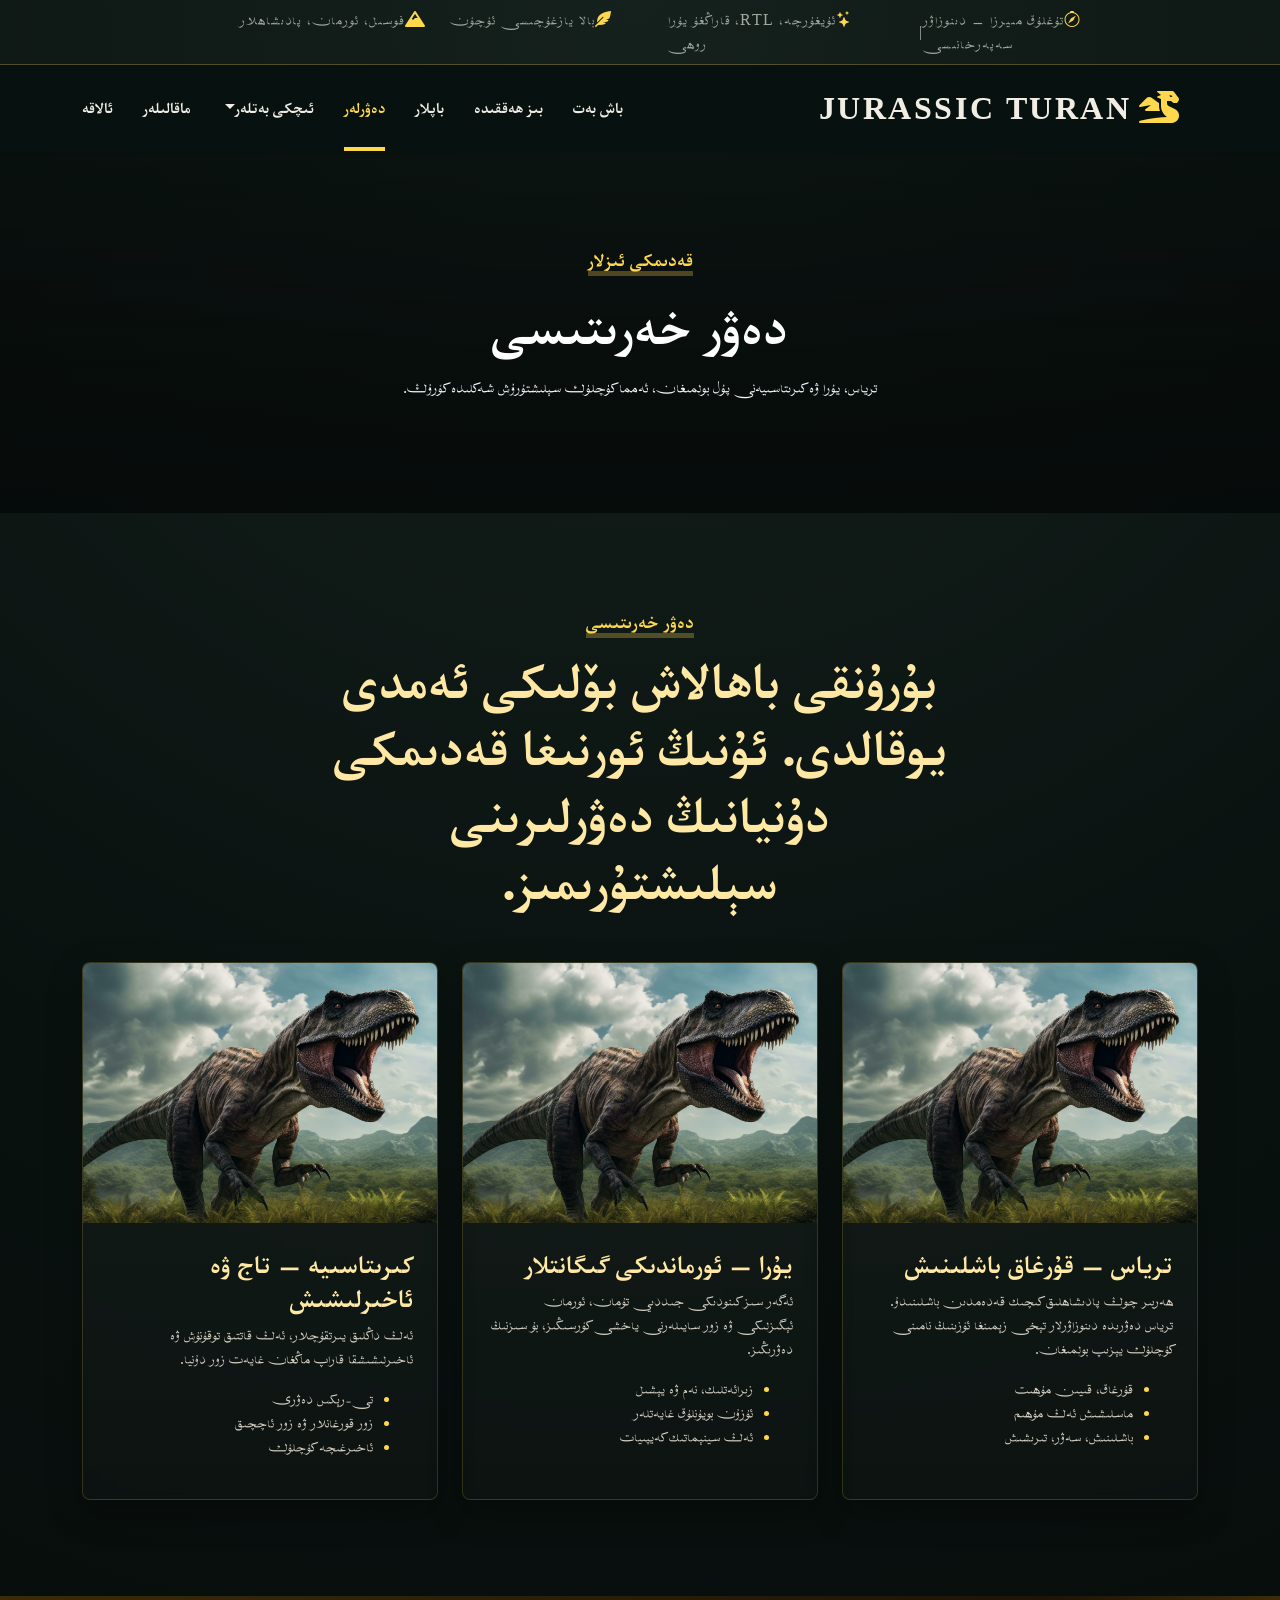
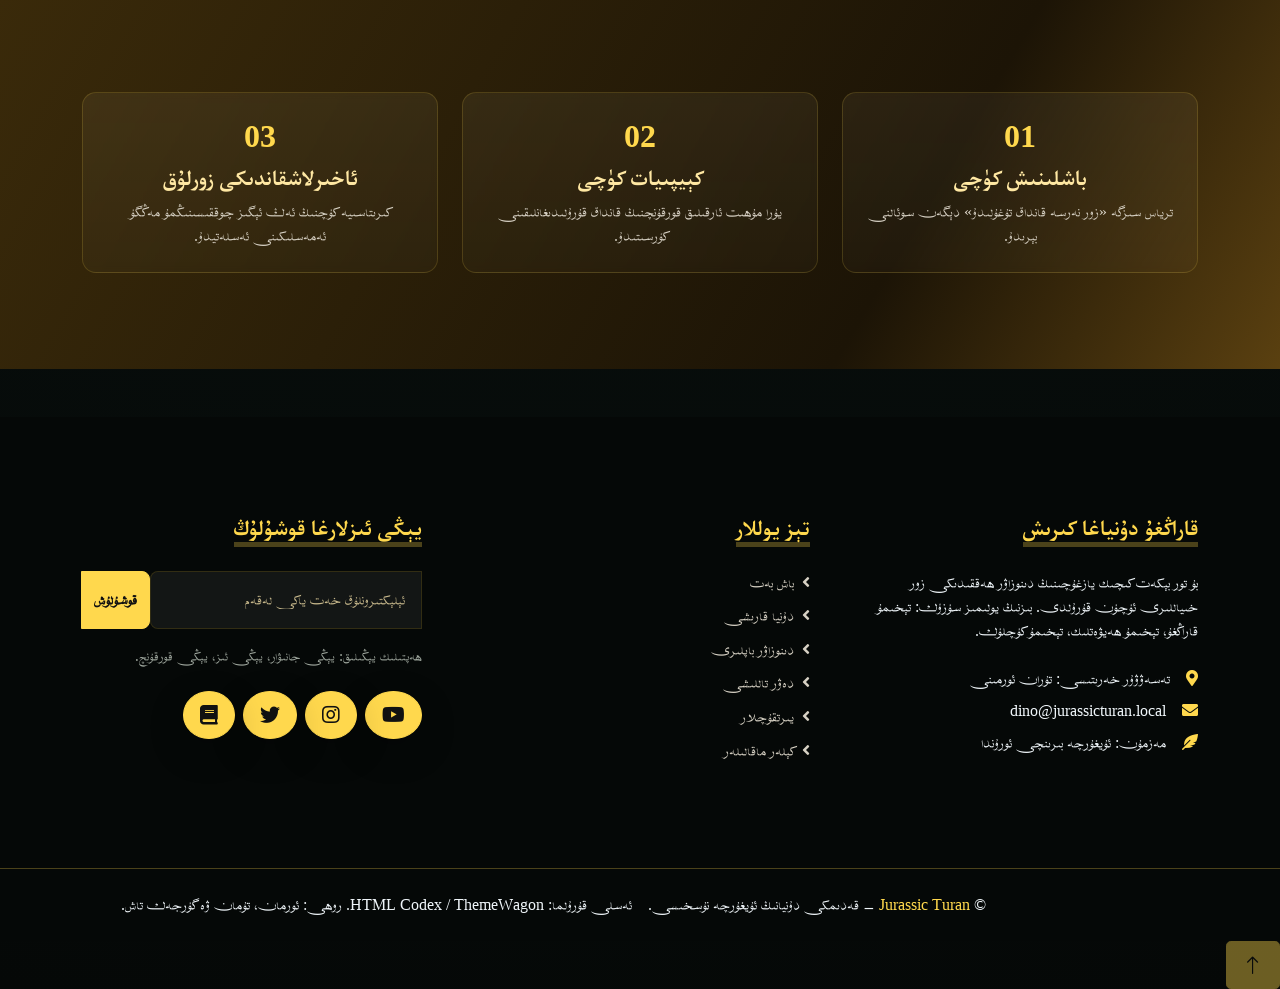
<file: price.html>
<!DOCTYPE html>
<html lang="ug" dir="rtl">
<head>
  <meta charset="utf-8">
  <title>دەۋر خەرىتىسى — Jurassic Turan</title>
  <meta content="width=device-width, initial-scale=1.0" name="viewport">
  <meta content="Uyghur dinosaur website, Jurassic style, dramatic RTL site" name="keywords">
  <meta content="قاراڭغۇ، ھەيۋەتلىك ۋە ئۇيغۇرچە دىنوزاۋر دۇنياسى." name="description">
  <link href="img/favicon.svg" rel="icon" type="image/svg+xml">
  <link rel="preconnect" href="https://fonts.gstatic.com">
  <link href="https://fonts.googleapis.com/css2?family=Roboto+Condensed:wght@400;700&family=Roboto:wght@400;500;700&display=swap" rel="stylesheet">
  <link href="https://cdnjs.cloudflare.com/ajax/libs/font-awesome/5.15.0/css/all.min.css" rel="stylesheet">
  <link href="https://cdn.jsdelivr.net/npm/bootstrap-icons@1.4.1/font/bootstrap-icons.css" rel="stylesheet">
  <link href="lib/owlcarousel/assets/owl.carousel.min.css" rel="stylesheet">
  <link href="lib/tempusdominus/css/tempusdominus-bootstrap-4.min.css" rel="stylesheet" />
  <link href="css/bootstrap.min.css" rel="stylesheet">
  <link href="css/style.css" rel="stylesheet">
</head>
<body>
  <div class="container-fluid py-2 border-bottom d-none d-lg-block">
    <div class="container">
      <div class="row">
        <div class="col-md-6 text-center text-lg-start mb-2 mb-lg-0">
          <div class="d-inline-flex align-items-center topbar-note">
            <span class="pe-3"><i class="bi bi-compass me-2 text-primary"></i>تۇغلۇق مىيرزا — دىنوزاۋر سەپەرخانىسى</span>
            <span>|</span>
            <span class="px-3"><i class="bi bi-stars me-2 text-primary"></i>ئۇيغۇرچە، RTL، قاراڭغۇ يۇرا روھى</span>
          </div>
        </div>
        <div class="col-md-6 text-center text-lg-end">
          <div class="d-inline-flex align-items-center topbar-note">
            <span class="px-2"><i class="fas fa-feather-alt text-primary me-2"></i>بالا يازغۇچىسى ئۈچۈن</span>
            <span class="px-2"><i class="fas fa-mountain text-primary me-2"></i>فوسىل، ئورمان، پادىشاھلار</span>
          </div>
        </div>
      </div>
    </div>
  </div>
  <div class="container-fluid sticky-top bg-white shadow-sm">
    <div class="container">
      <nav class="navbar navbar-expand-lg bg-white navbar-light py-3 py-lg-0">
        <a href="index.html" class="navbar-brand">
          <h1 class="m-0 text-uppercase"><i class="fas fa-dragon ms-2 text-primary"></i>Jurassic Turan</h1>
        </a>
        <button class="navbar-toggler" type="button" data-bs-toggle="collapse" data-bs-target="#navbarCollapse">
          <span class="navbar-toggler-icon"></span>
        </button>
        <div class="collapse navbar-collapse" id="navbarCollapse">
          <div class="navbar-nav me-auto py-0">
            <a href="index.html" class="nav-item nav-link">باش بەت</a>
            <a href="about.html" class="nav-item nav-link">بىز ھەققىدە</a>
            <a href="service.html" class="nav-item nav-link">باپلار</a>
            <a href="price.html" class="nav-item nav-link active">دەۋرلەر</a>
            <div class="nav-item dropdown">
              <a href="#" class="nav-link dropdown-toggle" data-bs-toggle="dropdown">ئىچكى بەتلەر</a>
              <div class="dropdown-menu m-0">
                <a href="blog.html" class="dropdown-item">ماقالە تورى</a>
                <a href="detail.html" class="dropdown-item">تەپسىلىي ماقالە</a>
                <a href="team.html" class="dropdown-item">ئالدىنقى جانىۋارلار</a>
                <a href="testimonial.html" class="dropdown-item">سەپەر خاتىرىلىرى</a>
                <a href="appointment.html" class="dropdown-item">سەپەر پىلانى</a>
                <a href="search.html" class="dropdown-item">فوسىل ئىزدەش</a>
              </div>
            </div>
            <a href="blog.html" class="nav-item nav-link">ماقالىلەر</a>
            <a href="contact.html" class="nav-item nav-link">ئالاقە</a>
          </div>
        </div>
      </nav>
    </div>
  </div>
  
        <div class="container-fluid page-header py-5 mb-5">
          <div class="container py-5">
            <div class="row justify-content-center">
              <div class="col-lg-8 text-center">
                <h5 class="d-inline-block text-primary text-uppercase border-bottom border-5 mb-3">قەدىمكى ئىزلار</h5>
                <h1 class="display-4 text-white mb-3">دەۋر خەرىتىسى</h1>
                <p class="section-lead text-light">ترياس، يۇرا ۋە كىرىتاسىيەنى پۇل بولمىغان، ئەمما كۈچلۈك سېلىشتۇرۇش شەكلىدە كۆرۈڭ.</p>
              </div>
            </div>
          </div>
        </div>
  
<div class="container-fluid py-5"><div class="container"><div class="text-center mx-auto mb-5" style="max-width:620px;"><h5 class="d-inline-block text-primary text-uppercase border-bottom border-5">دەۋر خەرىتىسى</h5><h1 class="display-4">بۇرۇنقى باھالاش بۆلىكى ئەمدى يوقالدى. ئۇنىڭ ئورنىغا قەدىمكى دۇنيانىڭ دەۋرلىرىنى سېلىشتۇرىمىز.</h1></div><div class="row g-4">
<div class="col-lg-4"><div class="blog-card rounded overflow-hidden h-100"><img class="img-fluid w-100" src="img/trex.jpg?v=4" alt="ترياس"><div class="p-4"><h3>ترياس — قۇرغاق باشلىنىش</h3><p>ھەربىر چوڭ پادىشاھلىق كىچىك قەدەمدىن باشلىنىدۇ. ترياس دەۋرىدە دىنوزاۋرلار تېخى زېمىنغا ئۆزىنىڭ نامىنى كۈچلۈك يېزىپ بولمىغان.</p><ul class="list-accent"><li>قۇرغاق، قىيىن مۇھىت</li><li>ماسلىشىش ئەڭ مۇھىم</li><li>باشلىنىش، سەۋر، تىرىشىش</li></ul></div></div></div>
<div class="col-lg-4"><div class="blog-card rounded overflow-hidden h-100"><img class="img-fluid w-100" src="img/trex.jpg?v=4" alt="يۇرا"><div class="p-4"><h3>يۇرا — ئورماندىكى گىگانتلار</h3><p>ئەگەر سىز كىنودىكى جىددىي تۇمان، ئورمان ئېگىزلىكى ۋە زور سايىلەرنى ياخشى كۆرسىڭىز، بۇ سىزنىڭ دەۋرىڭىز.</p><ul class="list-accent"><li>زىرائەتلىك، نەم ۋە يېشىل</li><li>ئۇزۇن بويۇنلۇق غايەتلەر</li><li>ئەڭ سينېماتىك كەيپىيات</li></ul></div></div></div>
<div class="col-lg-4"><div class="blog-card rounded overflow-hidden h-100"><img class="img-fluid w-100" src="img/trex.jpg?v=4" alt="كىرىتاسىيە"><div class="p-4"><h3>كىرىتاسىيە — تاج ۋە ئاخىرلىشىش</h3><p>ئەڭ داڭلىق يىرتقۇچلار، ئەڭ قاتتىق توقۇنۇش ۋە ئاخىرلىشىشقا قاراپ ماڭغان غايەت زور دۇنيا.</p><ul class="list-accent"><li>تى-رېكس دەۋرى</li><li>زور قورغانلار ۋە زور ئاچچىق</li><li>ئاخىرغىچە كۈچلۈك</li></ul></div></div></div>
</div></div></div>
<div class="container-fluid bg-primary my-5 py-5"><div class="container py-5"><div class="row g-4"><div class="col-md-4"><div class="fact-card text-center h-100"><h2 class="text-primary">01</h2><h4>باشلىنىش كۈچى</h4><p class="m-0">ترياس سىزگە «زور نەرسە قانداق تۇغۇلىدۇ» دېگەن سوئالنى بېرىدۇ.</p></div></div><div class="col-md-4"><div class="fact-card text-center h-100"><h2 class="text-primary">02</h2><h4>كېيپىيات كۈچى</h4><p class="m-0">يۇرا مۇھىت ئارقىلىق قورقۇنچنىڭ قانداق قۇرۇلىدىغانلىقىنى كۆرسىتىدۇ.</p></div></div><div class="col-md-4"><div class="fact-card text-center h-100"><h2 class="text-primary">03</h2><h4>ئاخىرلاشقاندىكى زورلۇق</h4><p class="m-0">كىرىتاسىيە كۈچنىڭ ئەڭ ئېگىز چوققىسىنىڭمۇ مەڭگۈ ئەمەسلىكىنى ئەسلەتيدۇ.</p></div></div></div></div></div>

  <div class="container-fluid bg-dark text-light mt-5 py-5">
    <div class="container py-5">
      <div class="row g-5">
        <div class="col-lg-4 col-md-6">
          <h4 class="d-inline-block text-primary text-uppercase border-bottom border-5 border-secondary mb-4">قاراڭغۇ دۇنياغا كىرىش</h4>
          <p class="mb-4">بۇ تور بېكەت كىچىك يازغۇچىنىڭ دىنوزاۋر ھەققىدىكى زور خىياللىرى ئۈچۈن قۇرۇلدى. بىزنىڭ يولىمىز سۈزۈك: تېخىمۇ قاراڭغۇ، تېخىمۇ ھەيۋەتلىك، تېخىمۇ كۈچلۈك.</p>
          <p class="mb-2"><i class="fa fa-map-marker-alt text-primary ms-3"></i>تەسەۋۋۇر خەرىتىسى: تۇران ئورمىنى</p>
          <p class="mb-2"><i class="fa fa-envelope text-primary ms-3"></i>dino@jurassicturan.local</p>
          <p class="mb-0"><i class="fa fa-feather-alt text-primary ms-3"></i>مەزمۇن: ئۇيغۇرچە بىرىنچى ئورۇندا</p>
        </div>
        <div class="col-lg-4 col-md-6">
          <h4 class="d-inline-block text-primary text-uppercase border-bottom border-5 border-secondary mb-4">تېز يوللار</h4>
          <a class="footer-link" href="index.html"><i class="fa fa-angle-left ms-2"></i>باش بەت</a>
          <a class="footer-link" href="about.html"><i class="fa fa-angle-left ms-2"></i>دۇنيا قارىشى</a>
          <a class="footer-link" href="service.html"><i class="fa fa-angle-left ms-2"></i>دىنوزاۋر باپلىرى</a>
          <a class="footer-link" href="price.html"><i class="fa fa-angle-left ms-2"></i>دەۋر تاللىشى</a>
          <a class="footer-link" href="team.html"><i class="fa fa-angle-left ms-2"></i>يىرتقۇچلار</a>
          <a class="footer-link" href="blog.html"><i class="fa fa-angle-left ms-2"></i>كېلەر ماقالىلەر</a>
        </div>
        <div class="col-lg-4 col-md-12">
          <h4 class="d-inline-block text-primary text-uppercase border-bottom border-5 border-secondary mb-4">يېڭى ئىزلارغا قوشۇلۇڭ</h4>
          <form>
            <div class="input-group mb-3">
              <input type="text" class="form-control p-3 border-0" placeholder="ئېلېكتىرونلۇق خەت ياكى لەقەم">
              <button class="btn btn-primary">قوشۇلۇش</button>
            </div>
          </form>
          <p class="small-meta">ھەپتىلىك يېڭىلىق: يېڭى جانىۋار، يېڭى ئىز، يېڭى قورقۇنچ.</p>
          <div class="d-flex mt-4">
            <a class="btn btn-lg btn-primary btn-lg-square rounded-circle ms-2" href="#"><i class="fab fa-youtube"></i></a>
            <a class="btn btn-lg btn-primary btn-lg-square rounded-circle ms-2" href="#"><i class="fab fa-instagram"></i></a>
            <a class="btn btn-lg btn-primary btn-lg-square rounded-circle ms-2" href="#"><i class="fab fa-twitter"></i></a>
            <a class="btn btn-lg btn-primary btn-lg-square rounded-circle" href="#"><i class="fas fa-book"></i></a>
          </div>
        </div>
      </div>
    </div>
  </div>
  <div class="container-fluid bg-dark text-light border-top border-secondary py-4">
    <div class="container">
      <div class="row g-3 align-items-center">
        <div class="col-md-6 text-center text-md-start">
          <p class="mb-md-0">&copy; <a class="text-primary" href="index.html">Jurassic Turan</a> — قەدىمكى دۇنيانىڭ ئۇيغۇرچە نۇسخىسى.</p>
        </div>
        <div class="col-md-6 text-center text-md-end">
          <p class="mb-0">ئەسلى قۇرۇلما: HTML Codex / ThemeWagon. روھى: ئورمان، تۇمان ۋە گۈرجەك تاش.</p>
        </div>
      </div>
    </div>
  </div>
  <a href="#" class="btn btn-lg btn-primary btn-lg-square back-to-top"><i class="bi bi-arrow-up"></i></a>
  <script src="https://code.jquery.com/jquery-3.4.1.min.js"></script>
  <script src="https://cdn.jsdelivr.net/npm/bootstrap@5.0.0/dist/js/bootstrap.bundle.min.js"></script>
  <script src="lib/easing/easing.min.js"></script>
  <script src="lib/waypoints/waypoints.min.js"></script>
  <script src="lib/owlcarousel/owl.carousel.min.js"></script>
  <script src="lib/tempusdominus/js/moment.min.js"></script>
  <script src="lib/tempusdominus/js/moment-timezone.min.js"></script>
  <script src="lib/tempusdominus/js/tempusdominus-bootstrap-4.min.js"></script>
  <script src="js/main.js"></script>
</body></html>
</file>
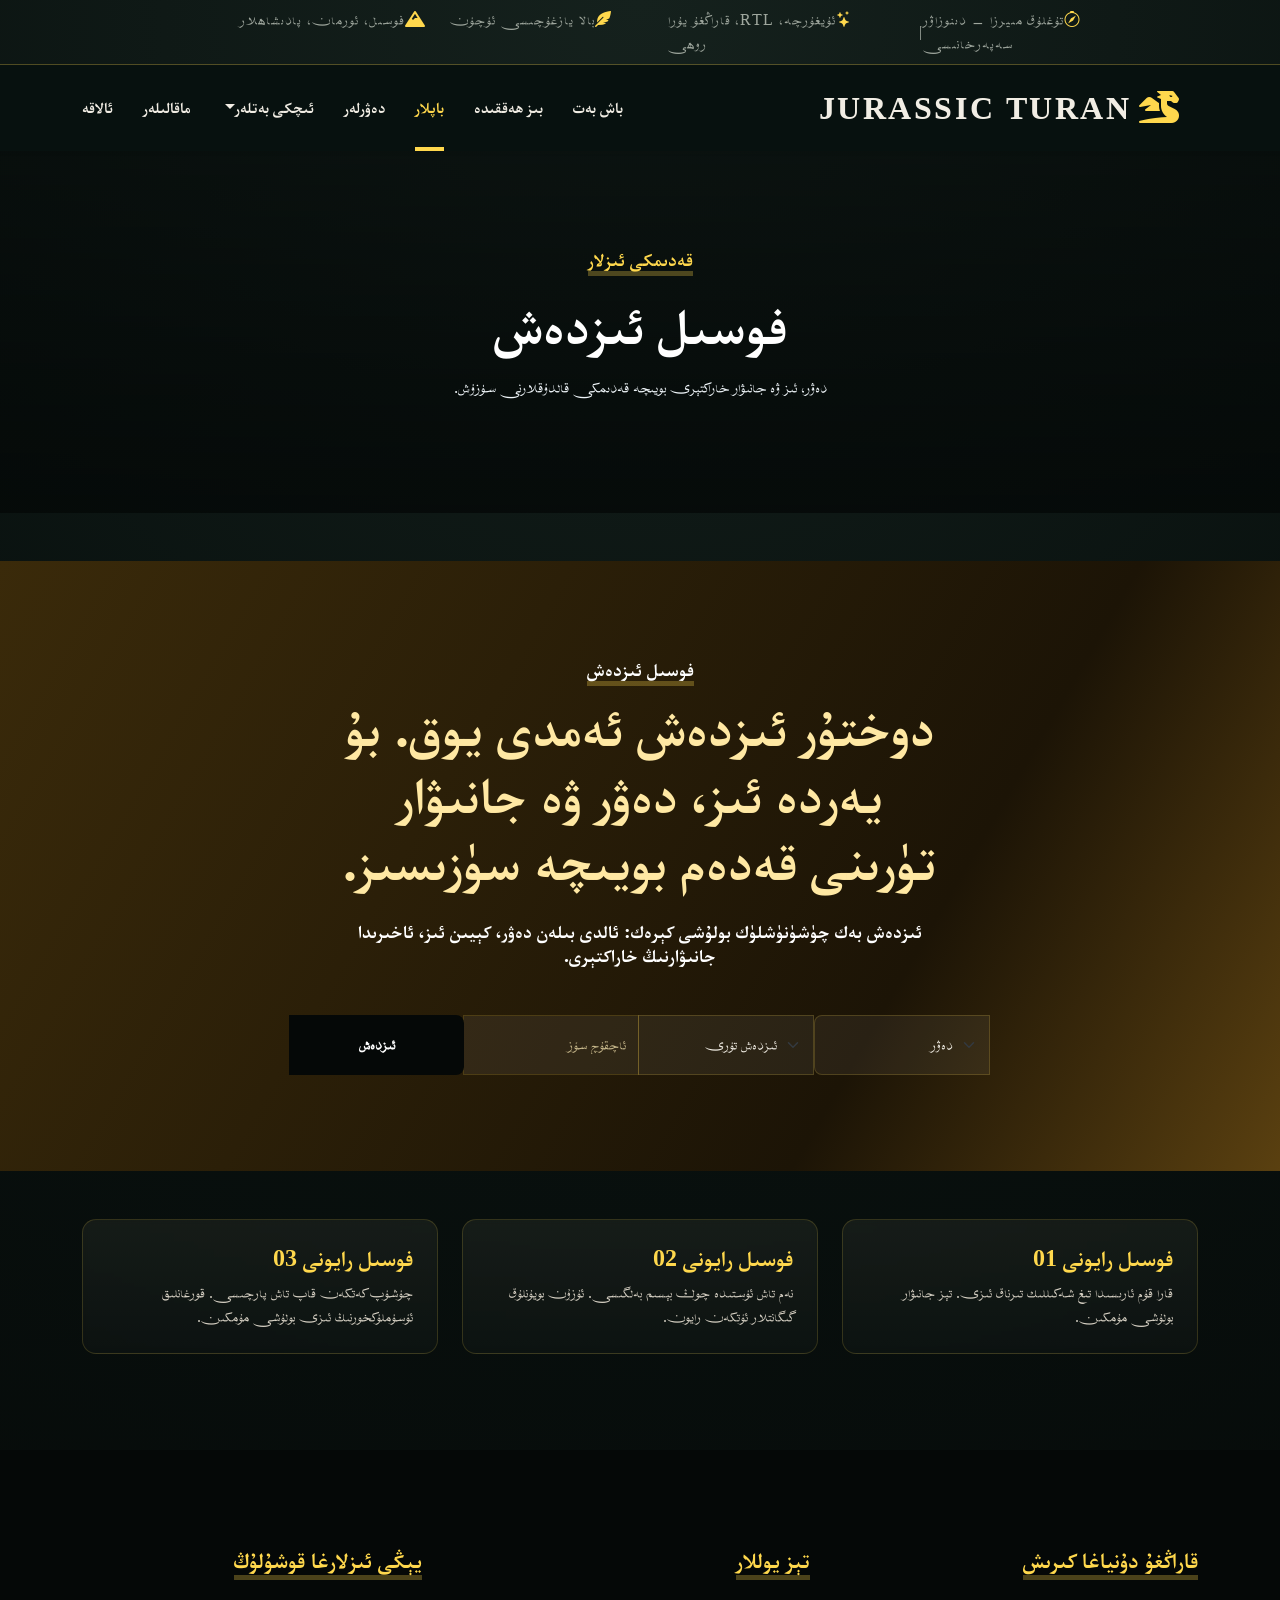
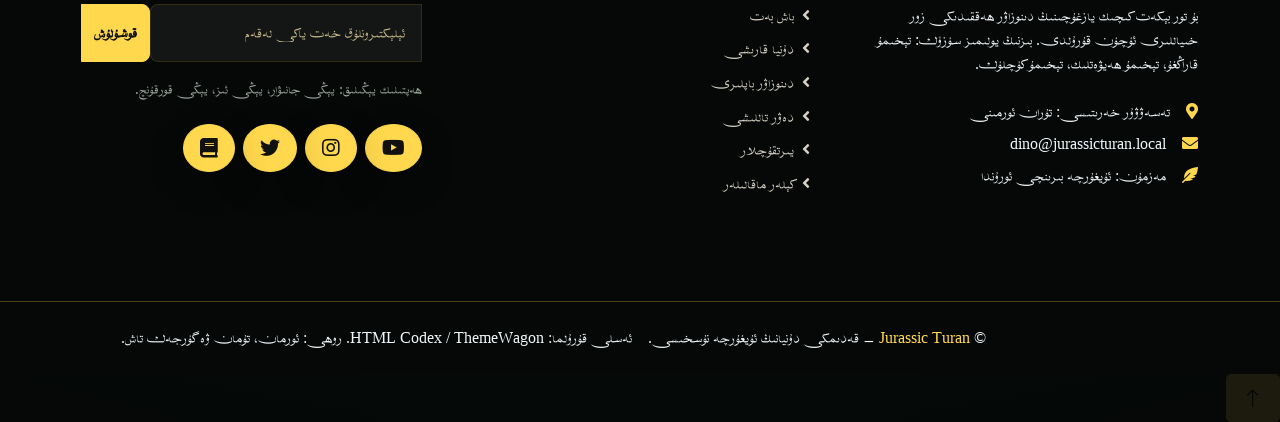
<file: search.html>
<!DOCTYPE html>
<html lang="ug" dir="rtl">
<head>
  <meta charset="utf-8">
  <title>فوسىل ئىزدەش — Jurassic Turan</title>
  <meta content="width=device-width, initial-scale=1.0" name="viewport">
  <meta content="Uyghur dinosaur website, Jurassic style, dramatic RTL site" name="keywords">
  <meta content="قاراڭغۇ، ھەيۋەتلىك ۋە ئۇيغۇرچە دىنوزاۋر دۇنياسى." name="description">
  <link href="img/favicon.svg" rel="icon" type="image/svg+xml">
  <link rel="preconnect" href="https://fonts.gstatic.com">
  <link href="https://fonts.googleapis.com/css2?family=Roboto+Condensed:wght@400;700&family=Roboto:wght@400;500;700&display=swap" rel="stylesheet">
  <link href="https://cdnjs.cloudflare.com/ajax/libs/font-awesome/5.15.0/css/all.min.css" rel="stylesheet">
  <link href="https://cdn.jsdelivr.net/npm/bootstrap-icons@1.4.1/font/bootstrap-icons.css" rel="stylesheet">
  <link href="lib/owlcarousel/assets/owl.carousel.min.css" rel="stylesheet">
  <link href="lib/tempusdominus/css/tempusdominus-bootstrap-4.min.css" rel="stylesheet" />
  <link href="css/bootstrap.min.css" rel="stylesheet">
  <link href="css/style.css" rel="stylesheet">
</head>
<body>
  <div class="container-fluid py-2 border-bottom d-none d-lg-block">
    <div class="container">
      <div class="row">
        <div class="col-md-6 text-center text-lg-start mb-2 mb-lg-0">
          <div class="d-inline-flex align-items-center topbar-note">
            <span class="pe-3"><i class="bi bi-compass me-2 text-primary"></i>تۇغلۇق مىيرزا — دىنوزاۋر سەپەرخانىسى</span>
            <span>|</span>
            <span class="px-3"><i class="bi bi-stars me-2 text-primary"></i>ئۇيغۇرچە، RTL، قاراڭغۇ يۇرا روھى</span>
          </div>
        </div>
        <div class="col-md-6 text-center text-lg-end">
          <div class="d-inline-flex align-items-center topbar-note">
            <span class="px-2"><i class="fas fa-feather-alt text-primary me-2"></i>بالا يازغۇچىسى ئۈچۈن</span>
            <span class="px-2"><i class="fas fa-mountain text-primary me-2"></i>فوسىل، ئورمان، پادىشاھلار</span>
          </div>
        </div>
      </div>
    </div>
  </div>
  <div class="container-fluid sticky-top bg-white shadow-sm">
    <div class="container">
      <nav class="navbar navbar-expand-lg bg-white navbar-light py-3 py-lg-0">
        <a href="index.html" class="navbar-brand">
          <h1 class="m-0 text-uppercase"><i class="fas fa-dragon ms-2 text-primary"></i>Jurassic Turan</h1>
        </a>
        <button class="navbar-toggler" type="button" data-bs-toggle="collapse" data-bs-target="#navbarCollapse">
          <span class="navbar-toggler-icon"></span>
        </button>
        <div class="collapse navbar-collapse" id="navbarCollapse">
          <div class="navbar-nav me-auto py-0">
            <a href="index.html" class="nav-item nav-link">باش بەت</a>
            <a href="about.html" class="nav-item nav-link">بىز ھەققىدە</a>
            <a href="service.html" class="nav-item nav-link active">باپلار</a>
            <a href="price.html" class="nav-item nav-link">دەۋرلەر</a>
            <div class="nav-item dropdown">
              <a href="#" class="nav-link dropdown-toggle" data-bs-toggle="dropdown">ئىچكى بەتلەر</a>
              <div class="dropdown-menu m-0">
                <a href="blog.html" class="dropdown-item">ماقالە تورى</a>
                <a href="detail.html" class="dropdown-item">تەپسىلىي ماقالە</a>
                <a href="team.html" class="dropdown-item">ئالدىنقى جانىۋارلار</a>
                <a href="testimonial.html" class="dropdown-item">سەپەر خاتىرىلىرى</a>
                <a href="appointment.html" class="dropdown-item">سەپەر پىلانى</a>
                <a href="search.html" class="dropdown-item">فوسىل ئىزدەش</a>
              </div>
            </div>
            <a href="blog.html" class="nav-item nav-link">ماقالىلەر</a>
            <a href="contact.html" class="nav-item nav-link">ئالاقە</a>
          </div>
        </div>
      </nav>
    </div>
  </div>
  
        <div class="container-fluid page-header py-5 mb-5">
          <div class="container py-5">
            <div class="row justify-content-center">
              <div class="col-lg-8 text-center">
                <h5 class="d-inline-block text-primary text-uppercase border-bottom border-5 mb-3">قەدىمكى ئىزلار</h5>
                <h1 class="display-4 text-white mb-3">فوسىل ئىزدەش</h1>
                <p class="section-lead text-light">دەۋر، ئىز ۋە جانىۋار خاراكتېرى بويىچە قەدىمكى قالدۇقلارنى سۈزۈش.</p>
              </div>
            </div>
          </div>
        </div>
  
<div class="container-fluid bg-primary py-5"><div class="container py-5"><div class="text-center mx-auto mb-5" style="max-width:620px;"><h5 class="d-inline-block text-white text-uppercase border-bottom border-5">فوسىل ئىزدەش</h5><h1 class="display-4 mb-4">دوختۇر ئىزدەش ئەمدى يوق. بۇ يەردە ئىز، دەۋر ۋە جانىۋار تۈرىنى قەدەم بويىچە سۈزىسىز.</h1><h5 class="text-white fw-normal">ئىزدەش بەك چۈشۈنۈشلۈك بولۇشى كېرەك: ئالدى بىلەن دەۋر، كېيىن ئىز، ئاخىرىدا جانىۋارنىڭ خاراكتېرى.</h5></div><div class="mx-auto" style="width:100%; max-width:700px;"><div class="input-group"><select class="form-select border-primary w-25" style="height:60px;"><option selected>دەۋر</option><option>ترياس</option><option>يۇرا</option><option>كىرىتاسىيە</option></select><select class="form-select border-primary w-25" style="height:60px;"><option selected>ئىزدەش تۈرى</option><option>فوسىل</option><option>ئاياغ ئىزى</option><option>يىرتقۇچ</option></select><input type="text" class="form-control border-primary w-25" placeholder="ئاچقۇچ سۆز"><button class="btn btn-dark border-0 w-25">ئىزدەش</button></div></div></div></div>
<div class="container-fluid py-5"><div class="container"><div class="row g-4"><div class="col-md-4"><div class="fact-card h-100"><h4 class="text-primary">فوسىل رايونى 01</h4><p class="m-0">قارا قۇم ئارىسىدا تىغ شەكىللىك تىرناق ئىزى. تېز جانىۋار بولۇشى مۇمكىن.</p></div></div><div class="col-md-4"><div class="fact-card h-100"><h4 class="text-primary">فوسىل رايونى 02</h4><p class="m-0">نەم تاش ئۈستىدە چوڭ بېسىم بەلگىسى. ئۇزۇن بويۇنلۇق گىگانتلار ئۆتكەن رايون.</p></div></div><div class="col-md-4"><div class="fact-card h-100"><h4 class="text-primary">فوسىل رايونى 03</h4><p class="m-0">چۈشۈپ كەتكەن قاپ تاش پارچىسى. قورغانلىق ئۆسۈملۈكخورنىڭ ئىزى بولۇشى مۇمكىن.</p></div></div></div></div></div>

  <div class="container-fluid bg-dark text-light mt-5 py-5">
    <div class="container py-5">
      <div class="row g-5">
        <div class="col-lg-4 col-md-6">
          <h4 class="d-inline-block text-primary text-uppercase border-bottom border-5 border-secondary mb-4">قاراڭغۇ دۇنياغا كىرىش</h4>
          <p class="mb-4">بۇ تور بېكەت كىچىك يازغۇچىنىڭ دىنوزاۋر ھەققىدىكى زور خىياللىرى ئۈچۈن قۇرۇلدى. بىزنىڭ يولىمىز سۈزۈك: تېخىمۇ قاراڭغۇ، تېخىمۇ ھەيۋەتلىك، تېخىمۇ كۈچلۈك.</p>
          <p class="mb-2"><i class="fa fa-map-marker-alt text-primary ms-3"></i>تەسەۋۋۇر خەرىتىسى: تۇران ئورمىنى</p>
          <p class="mb-2"><i class="fa fa-envelope text-primary ms-3"></i>dino@jurassicturan.local</p>
          <p class="mb-0"><i class="fa fa-feather-alt text-primary ms-3"></i>مەزمۇن: ئۇيغۇرچە بىرىنچى ئورۇندا</p>
        </div>
        <div class="col-lg-4 col-md-6">
          <h4 class="d-inline-block text-primary text-uppercase border-bottom border-5 border-secondary mb-4">تېز يوللار</h4>
          <a class="footer-link" href="index.html"><i class="fa fa-angle-left ms-2"></i>باش بەت</a>
          <a class="footer-link" href="about.html"><i class="fa fa-angle-left ms-2"></i>دۇنيا قارىشى</a>
          <a class="footer-link" href="service.html"><i class="fa fa-angle-left ms-2"></i>دىنوزاۋر باپلىرى</a>
          <a class="footer-link" href="price.html"><i class="fa fa-angle-left ms-2"></i>دەۋر تاللىشى</a>
          <a class="footer-link" href="team.html"><i class="fa fa-angle-left ms-2"></i>يىرتقۇچلار</a>
          <a class="footer-link" href="blog.html"><i class="fa fa-angle-left ms-2"></i>كېلەر ماقالىلەر</a>
        </div>
        <div class="col-lg-4 col-md-12">
          <h4 class="d-inline-block text-primary text-uppercase border-bottom border-5 border-secondary mb-4">يېڭى ئىزلارغا قوشۇلۇڭ</h4>
          <form>
            <div class="input-group mb-3">
              <input type="text" class="form-control p-3 border-0" placeholder="ئېلېكتىرونلۇق خەت ياكى لەقەم">
              <button class="btn btn-primary">قوشۇلۇش</button>
            </div>
          </form>
          <p class="small-meta">ھەپتىلىك يېڭىلىق: يېڭى جانىۋار، يېڭى ئىز، يېڭى قورقۇنچ.</p>
          <div class="d-flex mt-4">
            <a class="btn btn-lg btn-primary btn-lg-square rounded-circle ms-2" href="#"><i class="fab fa-youtube"></i></a>
            <a class="btn btn-lg btn-primary btn-lg-square rounded-circle ms-2" href="#"><i class="fab fa-instagram"></i></a>
            <a class="btn btn-lg btn-primary btn-lg-square rounded-circle ms-2" href="#"><i class="fab fa-twitter"></i></a>
            <a class="btn btn-lg btn-primary btn-lg-square rounded-circle" href="#"><i class="fas fa-book"></i></a>
          </div>
        </div>
      </div>
    </div>
  </div>
  <div class="container-fluid bg-dark text-light border-top border-secondary py-4">
    <div class="container">
      <div class="row g-3 align-items-center">
        <div class="col-md-6 text-center text-md-start">
          <p class="mb-md-0">&copy; <a class="text-primary" href="index.html">Jurassic Turan</a> — قەدىمكى دۇنيانىڭ ئۇيغۇرچە نۇسخىسى.</p>
        </div>
        <div class="col-md-6 text-center text-md-end">
          <p class="mb-0">ئەسلى قۇرۇلما: HTML Codex / ThemeWagon. روھى: ئورمان، تۇمان ۋە گۈرجەك تاش.</p>
        </div>
      </div>
    </div>
  </div>
  <a href="#" class="btn btn-lg btn-primary btn-lg-square back-to-top"><i class="bi bi-arrow-up"></i></a>
  <script src="https://code.jquery.com/jquery-3.4.1.min.js"></script>
  <script src="https://cdn.jsdelivr.net/npm/bootstrap@5.0.0/dist/js/bootstrap.bundle.min.js"></script>
  <script src="lib/easing/easing.min.js"></script>
  <script src="lib/waypoints/waypoints.min.js"></script>
  <script src="lib/owlcarousel/owl.carousel.min.js"></script>
  <script src="lib/tempusdominus/js/moment.min.js"></script>
  <script src="lib/tempusdominus/js/moment-timezone.min.js"></script>
  <script src="lib/tempusdominus/js/tempusdominus-bootstrap-4.min.js"></script>
  <script src="js/main.js"></script>
</body></html>
</file>
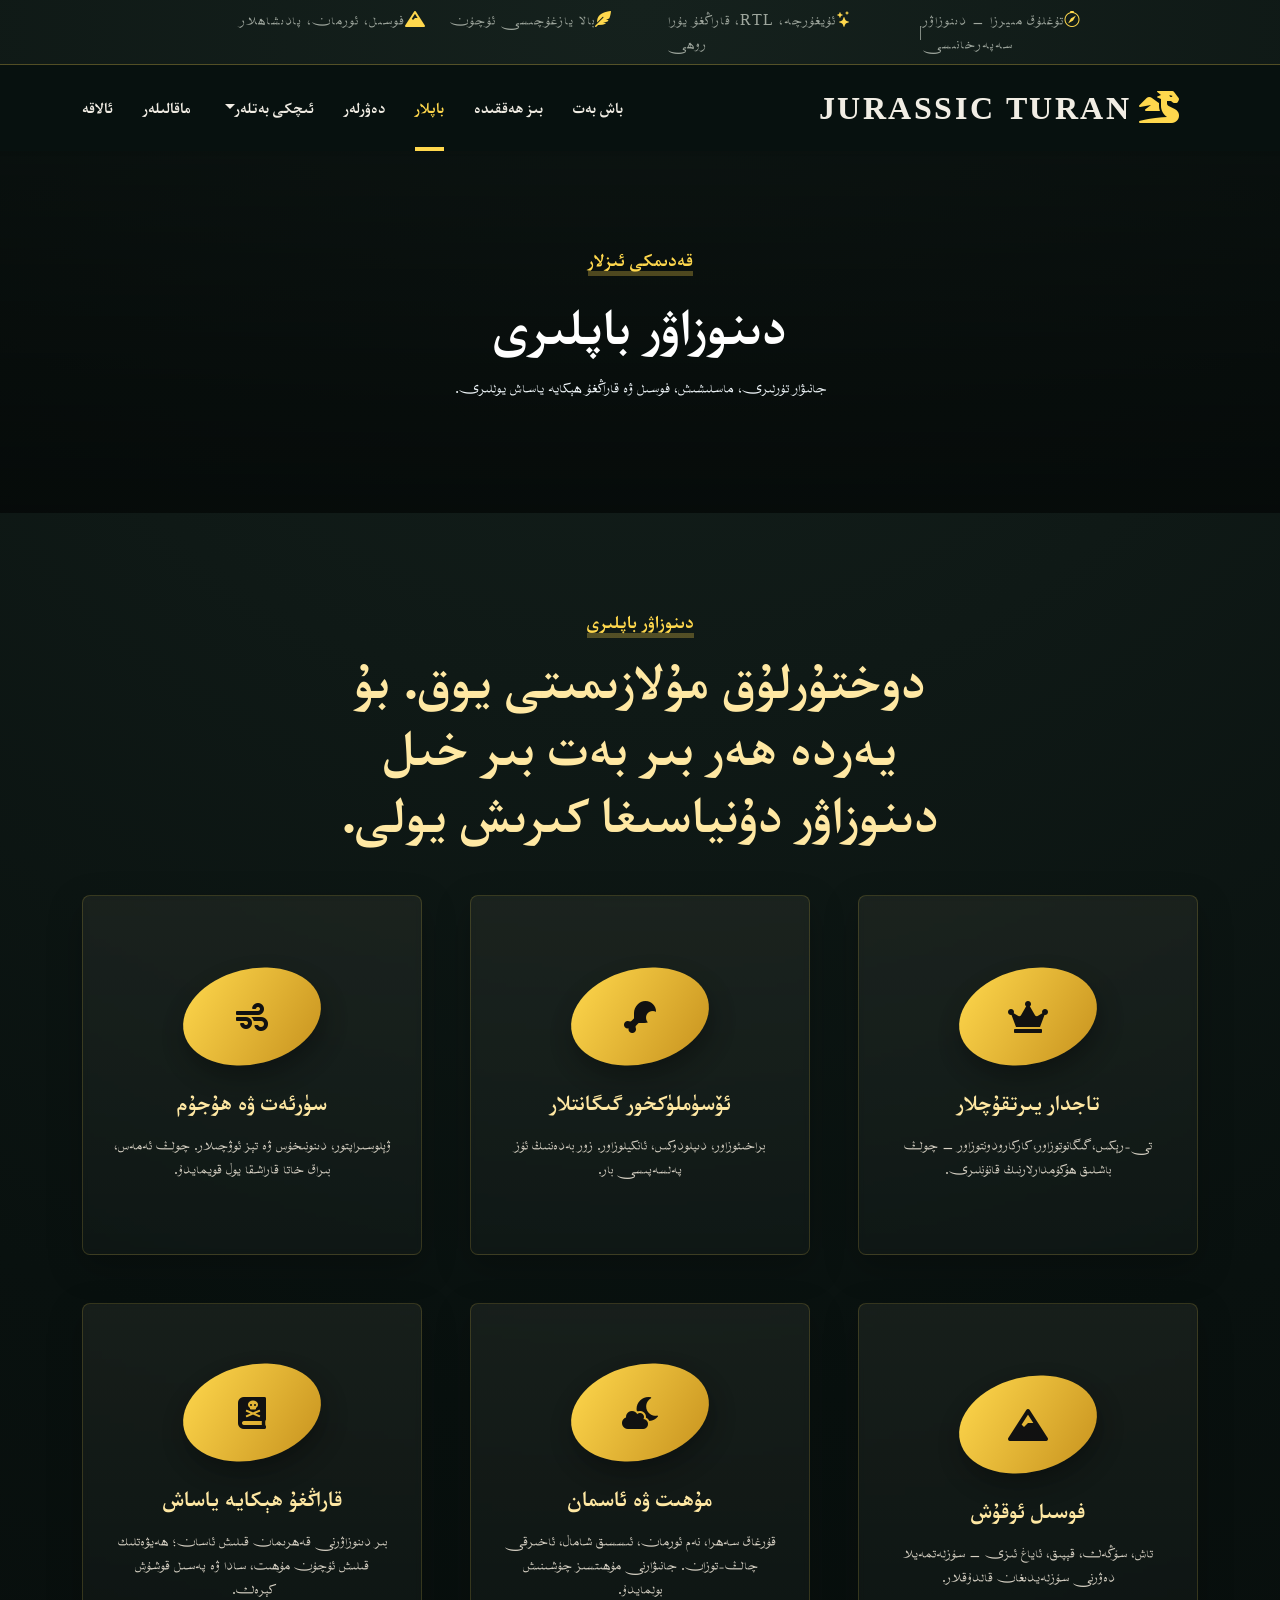
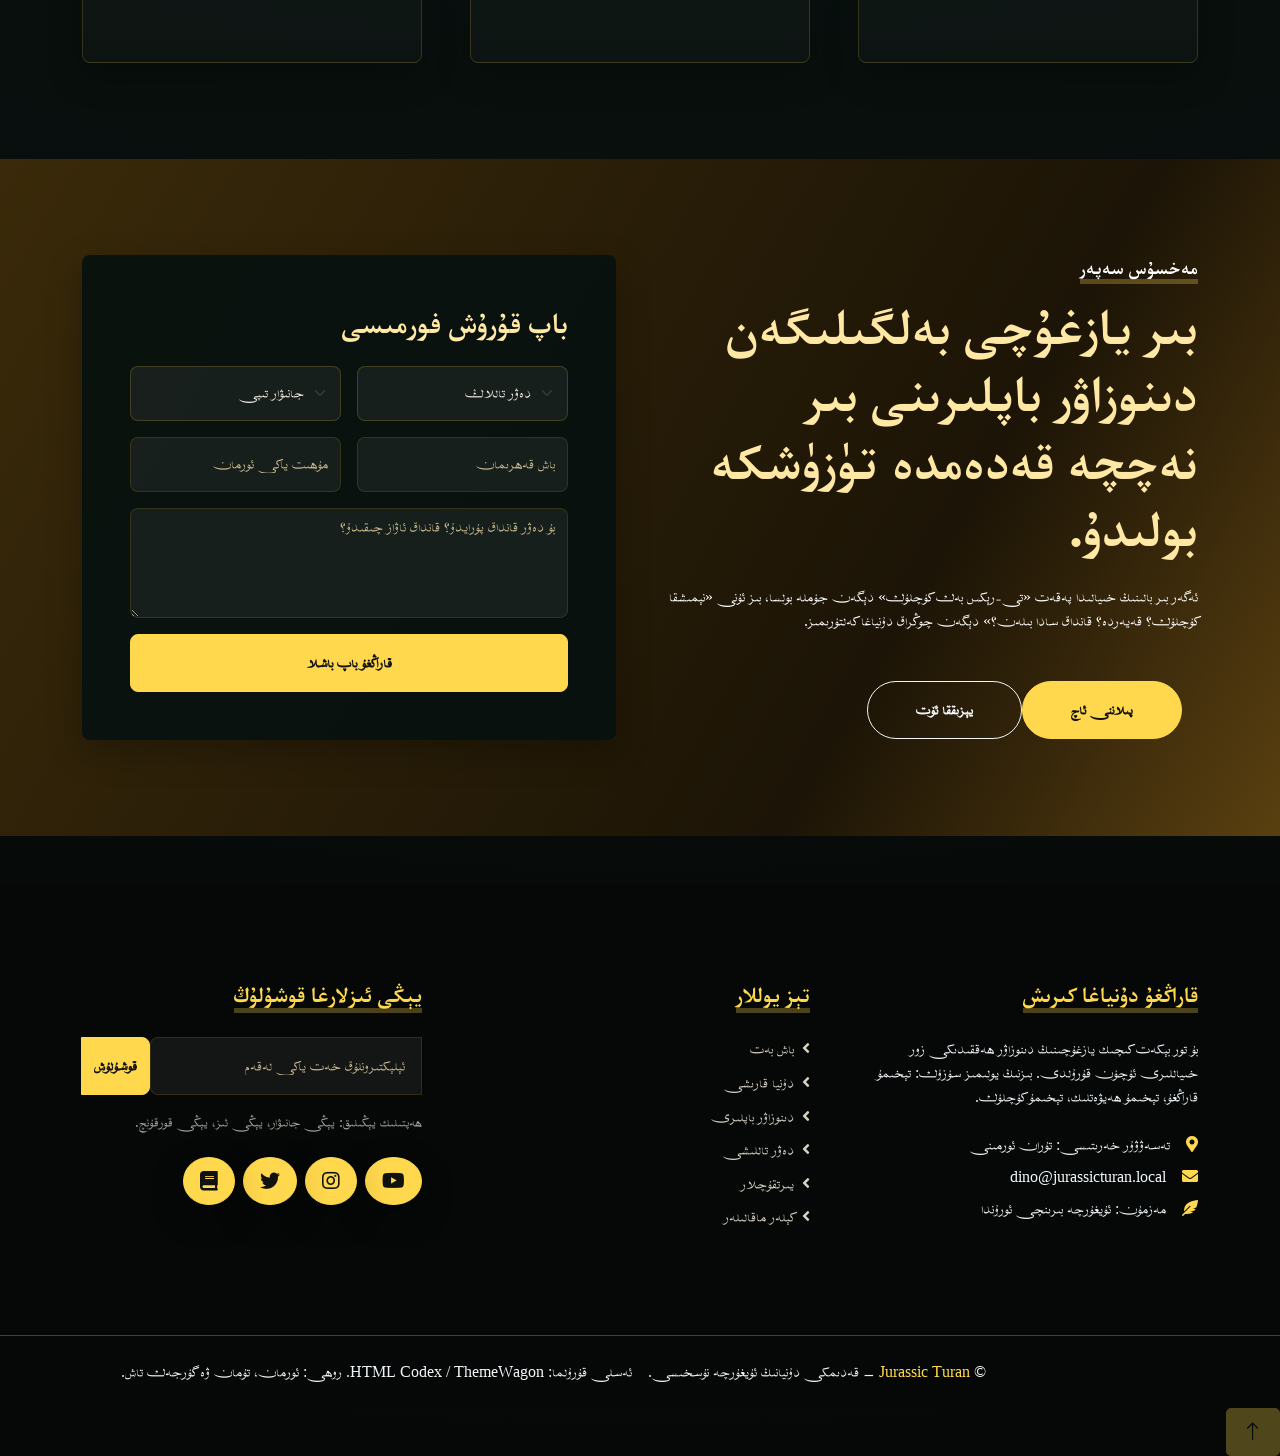
<file: service.html>
<!DOCTYPE html>
<html lang="ug" dir="rtl">
<head>
  <meta charset="utf-8">
  <title>دىنوزاۋر باپلىرى — Jurassic Turan</title>
  <meta content="width=device-width, initial-scale=1.0" name="viewport">
  <meta content="Uyghur dinosaur website, Jurassic style, dramatic RTL site" name="keywords">
  <meta content="قاراڭغۇ، ھەيۋەتلىك ۋە ئۇيغۇرچە دىنوزاۋر دۇنياسى." name="description">
  <link href="img/favicon.svg" rel="icon" type="image/svg+xml">
  <link rel="preconnect" href="https://fonts.gstatic.com">
  <link href="https://fonts.googleapis.com/css2?family=Roboto+Condensed:wght@400;700&family=Roboto:wght@400;500;700&display=swap" rel="stylesheet">
  <link href="https://cdnjs.cloudflare.com/ajax/libs/font-awesome/5.15.0/css/all.min.css" rel="stylesheet">
  <link href="https://cdn.jsdelivr.net/npm/bootstrap-icons@1.4.1/font/bootstrap-icons.css" rel="stylesheet">
  <link href="lib/owlcarousel/assets/owl.carousel.min.css" rel="stylesheet">
  <link href="lib/tempusdominus/css/tempusdominus-bootstrap-4.min.css" rel="stylesheet" />
  <link href="css/bootstrap.min.css" rel="stylesheet">
  <link href="css/style.css" rel="stylesheet">
</head>
<body>
  <div class="container-fluid py-2 border-bottom d-none d-lg-block">
    <div class="container">
      <div class="row">
        <div class="col-md-6 text-center text-lg-start mb-2 mb-lg-0">
          <div class="d-inline-flex align-items-center topbar-note">
            <span class="pe-3"><i class="bi bi-compass me-2 text-primary"></i>تۇغلۇق مىيرزا — دىنوزاۋر سەپەرخانىسى</span>
            <span>|</span>
            <span class="px-3"><i class="bi bi-stars me-2 text-primary"></i>ئۇيغۇرچە، RTL، قاراڭغۇ يۇرا روھى</span>
          </div>
        </div>
        <div class="col-md-6 text-center text-lg-end">
          <div class="d-inline-flex align-items-center topbar-note">
            <span class="px-2"><i class="fas fa-feather-alt text-primary me-2"></i>بالا يازغۇچىسى ئۈچۈن</span>
            <span class="px-2"><i class="fas fa-mountain text-primary me-2"></i>فوسىل، ئورمان، پادىشاھلار</span>
          </div>
        </div>
      </div>
    </div>
  </div>
  <div class="container-fluid sticky-top bg-white shadow-sm">
    <div class="container">
      <nav class="navbar navbar-expand-lg bg-white navbar-light py-3 py-lg-0">
        <a href="index.html" class="navbar-brand">
          <h1 class="m-0 text-uppercase"><i class="fas fa-dragon ms-2 text-primary"></i>Jurassic Turan</h1>
        </a>
        <button class="navbar-toggler" type="button" data-bs-toggle="collapse" data-bs-target="#navbarCollapse">
          <span class="navbar-toggler-icon"></span>
        </button>
        <div class="collapse navbar-collapse" id="navbarCollapse">
          <div class="navbar-nav me-auto py-0">
            <a href="index.html" class="nav-item nav-link">باش بەت</a>
            <a href="about.html" class="nav-item nav-link">بىز ھەققىدە</a>
            <a href="service.html" class="nav-item nav-link active">باپلار</a>
            <a href="price.html" class="nav-item nav-link">دەۋرلەر</a>
            <div class="nav-item dropdown">
              <a href="#" class="nav-link dropdown-toggle" data-bs-toggle="dropdown">ئىچكى بەتلەر</a>
              <div class="dropdown-menu m-0">
                <a href="blog.html" class="dropdown-item">ماقالە تورى</a>
                <a href="detail.html" class="dropdown-item">تەپسىلىي ماقالە</a>
                <a href="team.html" class="dropdown-item">ئالدىنقى جانىۋارلار</a>
                <a href="testimonial.html" class="dropdown-item">سەپەر خاتىرىلىرى</a>
                <a href="appointment.html" class="dropdown-item">سەپەر پىلانى</a>
                <a href="search.html" class="dropdown-item">فوسىل ئىزدەش</a>
              </div>
            </div>
            <a href="blog.html" class="nav-item nav-link">ماقالىلەر</a>
            <a href="contact.html" class="nav-item nav-link">ئالاقە</a>
          </div>
        </div>
      </nav>
    </div>
  </div>
  
        <div class="container-fluid page-header py-5 mb-5">
          <div class="container py-5">
            <div class="row justify-content-center">
              <div class="col-lg-8 text-center">
                <h5 class="d-inline-block text-primary text-uppercase border-bottom border-5 mb-3">قەدىمكى ئىزلار</h5>
                <h1 class="display-4 text-white mb-3">دىنوزاۋر باپلىرى</h1>
                <p class="section-lead text-light">جانىۋار تۈرلىرى، ماسلىشىش، فوسىل ۋە قاراڭغۇ ھېكايە ياساش يوللىرى.</p>
              </div>
            </div>
          </div>
        </div>
  
<div class="container-fluid py-5"><div class="container"><div class="text-center mx-auto mb-5" style="max-width:620px;"><h5 class="d-inline-block text-primary text-uppercase border-bottom border-5">دىنوزاۋر باپلىرى</h5><h1 class="display-4">دوختۇرلۇق مۇلازىمىتى يوق. بۇ يەردە ھەر بىر بەت بىر خىل دىنوزاۋر دۇنياسىغا كىرىش يولى.</h1></div><div class="row g-5">
<div class="col-lg-4 col-md-6"><div class="service-item rounded d-flex flex-column align-items-center justify-content-center text-center"><div class="service-icon mb-4"><i class="fa fa-2x fa-crown"></i></div><h4 class="mb-3">تاجدار يىرتقۇچلار</h4><p class="m-0">تى-رېكس، گىگانوتوزاور، كاركارودونتوزاور — چوڭ باشلىق ھۆكۈمدارلارنىڭ قانۇنلىرى.</p><a class="btn btn-lg btn-primary rounded-pill" href="team.html"><i class="bi bi-arrow-left"></i></a></div></div>
<div class="col-lg-4 col-md-6"><div class="service-item rounded d-flex flex-column align-items-center justify-content-center text-center"><div class="service-icon mb-4"><i class="fa fa-2x fa-drumstick-bite"></i></div><h4 class="mb-3">ئۆسۈملۈكخور گىگانتلار</h4><p class="m-0">براخىئوزاور، دىپلودوكس، ئانكيلوزاور. زور بەدەننىڭ ئۆز پەلسەپىسى بار.</p><a class="btn btn-lg btn-primary rounded-pill" href="about.html"><i class="bi bi-arrow-left"></i></a></div></div>
<div class="col-lg-4 col-md-6"><div class="service-item rounded d-flex flex-column align-items-center justify-content-center text-center"><div class="service-icon mb-4"><i class="fa fa-2x fa-wind"></i></div><h4 class="mb-3">سۈرئەت ۋە ھۇجۇم</h4><p class="m-0">ۋېلوسىراپتور، دىنونىخۇس ۋە تېز ئوۋچىلار. چوڭ ئەمەس، بىراق خاتا قاراشقا يول قويمايدۇ.</p><a class="btn btn-lg btn-primary rounded-pill" href="team.html"><i class="bi bi-arrow-left"></i></a></div></div>
<div class="col-lg-4 col-md-6"><div class="service-item rounded d-flex flex-column align-items-center justify-content-center text-center"><div class="service-icon mb-4"><i class="fa fa-2x fa-mountain"></i></div><h4 class="mb-3">فوسىل ئوقۇش</h4><p class="m-0">تاش، سۆڭەك، قېپىق، ئاياغ ئىزى — سۆزلەتمەيلا دەۋرنى سۆزلەيدىغان قالدۇقلار.</p><a class="btn btn-lg btn-primary rounded-pill" href="search.html"><i class="bi bi-arrow-left"></i></a></div></div>
<div class="col-lg-4 col-md-6"><div class="service-item rounded d-flex flex-column align-items-center justify-content-center text-center"><div class="service-icon mb-4"><i class="fa fa-2x fa-cloud-moon"></i></div><h4 class="mb-3">مۇھىت ۋە ئاسمان</h4><p class="m-0">قۇرغاق سەھرا، نەم ئورمان، ئىسسىق شامال، ئاخىرقى چاڭ-توزان. جانىۋارنى مۇھىتسىز چۈشىنىش بولمايدۇ.</p><a class="btn btn-lg btn-primary rounded-pill" href="price.html"><i class="bi bi-arrow-left"></i></a></div></div>
<div class="col-lg-4 col-md-6"><div class="service-item rounded d-flex flex-column align-items-center justify-content-center text-center"><div class="service-icon mb-4"><i class="fa fa-2x fa-book-dead"></i></div><h4 class="mb-3">قاراڭغۇ ھېكايە ياساش</h4><p class="m-0">بىر دىنوزاۋرنى قەھرىمان قىلىش ئاسان؛ ھەيۋەتلىك قىلىش ئۈچۈن مۇھىت، سادا ۋە پەسىل قوشۇش كېرەك.</p><a class="btn btn-lg btn-primary rounded-pill" href="detail.html"><i class="bi bi-arrow-left"></i></a></div></div>
</div></div></div>
<div class="container-fluid bg-primary my-5 py-5"><div class="container py-5"><div class="row gx-5"><div class="col-lg-6 mb-5 mb-lg-0"><div class="mb-4"><h5 class="d-inline-block text-white text-uppercase border-bottom border-5">مەخسۇس سەپەر</h5><h1 class="display-4">بىر يازغۇچى بەلگىلىگەن دىنوزاۋر باپلىرىنى بىر نەچچە قەدەمدە تۈزۈشكە بولىدۇ.</h1></div><p class="text-white mb-5">ئەگەر بىر بالىنىڭ خىيالىدا پەقەت «تى-رېكس بەك كۈچلۈك» دېگەن جۈملە بولسا، بىز ئۇنى «نېمىشقا كۈچلۈك؟ قەيەردە؟ قانداق سادا بىلەن؟» دېگەن چوڭراق دۇنياغا كەلتۈرىمىز.</p><a class="btn btn-primary rounded-pill py-3 px-5 me-3" href="appointment.html">پىلاننى ئاچ</a><a class="btn btn-outline-light rounded-pill py-3 px-5" href="blog.html">يېزىققا ئۆت</a></div><div class="col-lg-6"><div class="bg-white rounded p-5"><h2 class="mb-4">باپ قۇرۇش فورمىسى</h2><form><div class="row g-3"><div class="col-sm-6"><select class="form-select" style="height:55px;"><option selected>دەۋر تاللاڭ</option><option>ترياس</option><option>يۇرا</option><option>كىرىتاسىيە</option></select></div><div class="col-sm-6"><select class="form-select" style="height:55px;"><option selected>جانىۋار تىپى</option><option>يىرتقۇچ</option><option>ئۆسۈملۈكخور</option><option>ئۇچار</option></select></div><div class="col-sm-6"><input type="text" class="form-control" placeholder="باش قەھرىمان" style="height:55px;"></div><div class="col-sm-6"><input type="text" class="form-control" placeholder="مۇھىت ياكى ئورمان" style="height:55px;"></div><div class="col-12"><textarea class="form-control" rows="4" placeholder="بۇ دەۋر قانداق پۇرايدۇ؟ قانداق ئاۋاز چىقىدۇ؟"></textarea></div><div class="col-12"><button class="btn btn-primary w-100 py-3" type="submit">قاراڭغۇ باپ باشلا</button></div></div></form></div></div></div></div></div>

  <div class="container-fluid bg-dark text-light mt-5 py-5">
    <div class="container py-5">
      <div class="row g-5">
        <div class="col-lg-4 col-md-6">
          <h4 class="d-inline-block text-primary text-uppercase border-bottom border-5 border-secondary mb-4">قاراڭغۇ دۇنياغا كىرىش</h4>
          <p class="mb-4">بۇ تور بېكەت كىچىك يازغۇچىنىڭ دىنوزاۋر ھەققىدىكى زور خىياللىرى ئۈچۈن قۇرۇلدى. بىزنىڭ يولىمىز سۈزۈك: تېخىمۇ قاراڭغۇ، تېخىمۇ ھەيۋەتلىك، تېخىمۇ كۈچلۈك.</p>
          <p class="mb-2"><i class="fa fa-map-marker-alt text-primary ms-3"></i>تەسەۋۋۇر خەرىتىسى: تۇران ئورمىنى</p>
          <p class="mb-2"><i class="fa fa-envelope text-primary ms-3"></i>dino@jurassicturan.local</p>
          <p class="mb-0"><i class="fa fa-feather-alt text-primary ms-3"></i>مەزمۇن: ئۇيغۇرچە بىرىنچى ئورۇندا</p>
        </div>
        <div class="col-lg-4 col-md-6">
          <h4 class="d-inline-block text-primary text-uppercase border-bottom border-5 border-secondary mb-4">تېز يوللار</h4>
          <a class="footer-link" href="index.html"><i class="fa fa-angle-left ms-2"></i>باش بەت</a>
          <a class="footer-link" href="about.html"><i class="fa fa-angle-left ms-2"></i>دۇنيا قارىشى</a>
          <a class="footer-link" href="service.html"><i class="fa fa-angle-left ms-2"></i>دىنوزاۋر باپلىرى</a>
          <a class="footer-link" href="price.html"><i class="fa fa-angle-left ms-2"></i>دەۋر تاللىشى</a>
          <a class="footer-link" href="team.html"><i class="fa fa-angle-left ms-2"></i>يىرتقۇچلار</a>
          <a class="footer-link" href="blog.html"><i class="fa fa-angle-left ms-2"></i>كېلەر ماقالىلەر</a>
        </div>
        <div class="col-lg-4 col-md-12">
          <h4 class="d-inline-block text-primary text-uppercase border-bottom border-5 border-secondary mb-4">يېڭى ئىزلارغا قوشۇلۇڭ</h4>
          <form>
            <div class="input-group mb-3">
              <input type="text" class="form-control p-3 border-0" placeholder="ئېلېكتىرونلۇق خەت ياكى لەقەم">
              <button class="btn btn-primary">قوشۇلۇش</button>
            </div>
          </form>
          <p class="small-meta">ھەپتىلىك يېڭىلىق: يېڭى جانىۋار، يېڭى ئىز، يېڭى قورقۇنچ.</p>
          <div class="d-flex mt-4">
            <a class="btn btn-lg btn-primary btn-lg-square rounded-circle ms-2" href="#"><i class="fab fa-youtube"></i></a>
            <a class="btn btn-lg btn-primary btn-lg-square rounded-circle ms-2" href="#"><i class="fab fa-instagram"></i></a>
            <a class="btn btn-lg btn-primary btn-lg-square rounded-circle ms-2" href="#"><i class="fab fa-twitter"></i></a>
            <a class="btn btn-lg btn-primary btn-lg-square rounded-circle" href="#"><i class="fas fa-book"></i></a>
          </div>
        </div>
      </div>
    </div>
  </div>
  <div class="container-fluid bg-dark text-light border-top border-secondary py-4">
    <div class="container">
      <div class="row g-3 align-items-center">
        <div class="col-md-6 text-center text-md-start">
          <p class="mb-md-0">&copy; <a class="text-primary" href="index.html">Jurassic Turan</a> — قەدىمكى دۇنيانىڭ ئۇيغۇرچە نۇسخىسى.</p>
        </div>
        <div class="col-md-6 text-center text-md-end">
          <p class="mb-0">ئەسلى قۇرۇلما: HTML Codex / ThemeWagon. روھى: ئورمان، تۇمان ۋە گۈرجەك تاش.</p>
        </div>
      </div>
    </div>
  </div>
  <a href="#" class="btn btn-lg btn-primary btn-lg-square back-to-top"><i class="bi bi-arrow-up"></i></a>
  <script src="https://code.jquery.com/jquery-3.4.1.min.js"></script>
  <script src="https://cdn.jsdelivr.net/npm/bootstrap@5.0.0/dist/js/bootstrap.bundle.min.js"></script>
  <script src="lib/easing/easing.min.js"></script>
  <script src="lib/waypoints/waypoints.min.js"></script>
  <script src="lib/owlcarousel/owl.carousel.min.js"></script>
  <script src="lib/tempusdominus/js/moment.min.js"></script>
  <script src="lib/tempusdominus/js/moment-timezone.min.js"></script>
  <script src="lib/tempusdominus/js/tempusdominus-bootstrap-4.min.js"></script>
  <script src="js/main.js"></script>
</body></html>
</file>
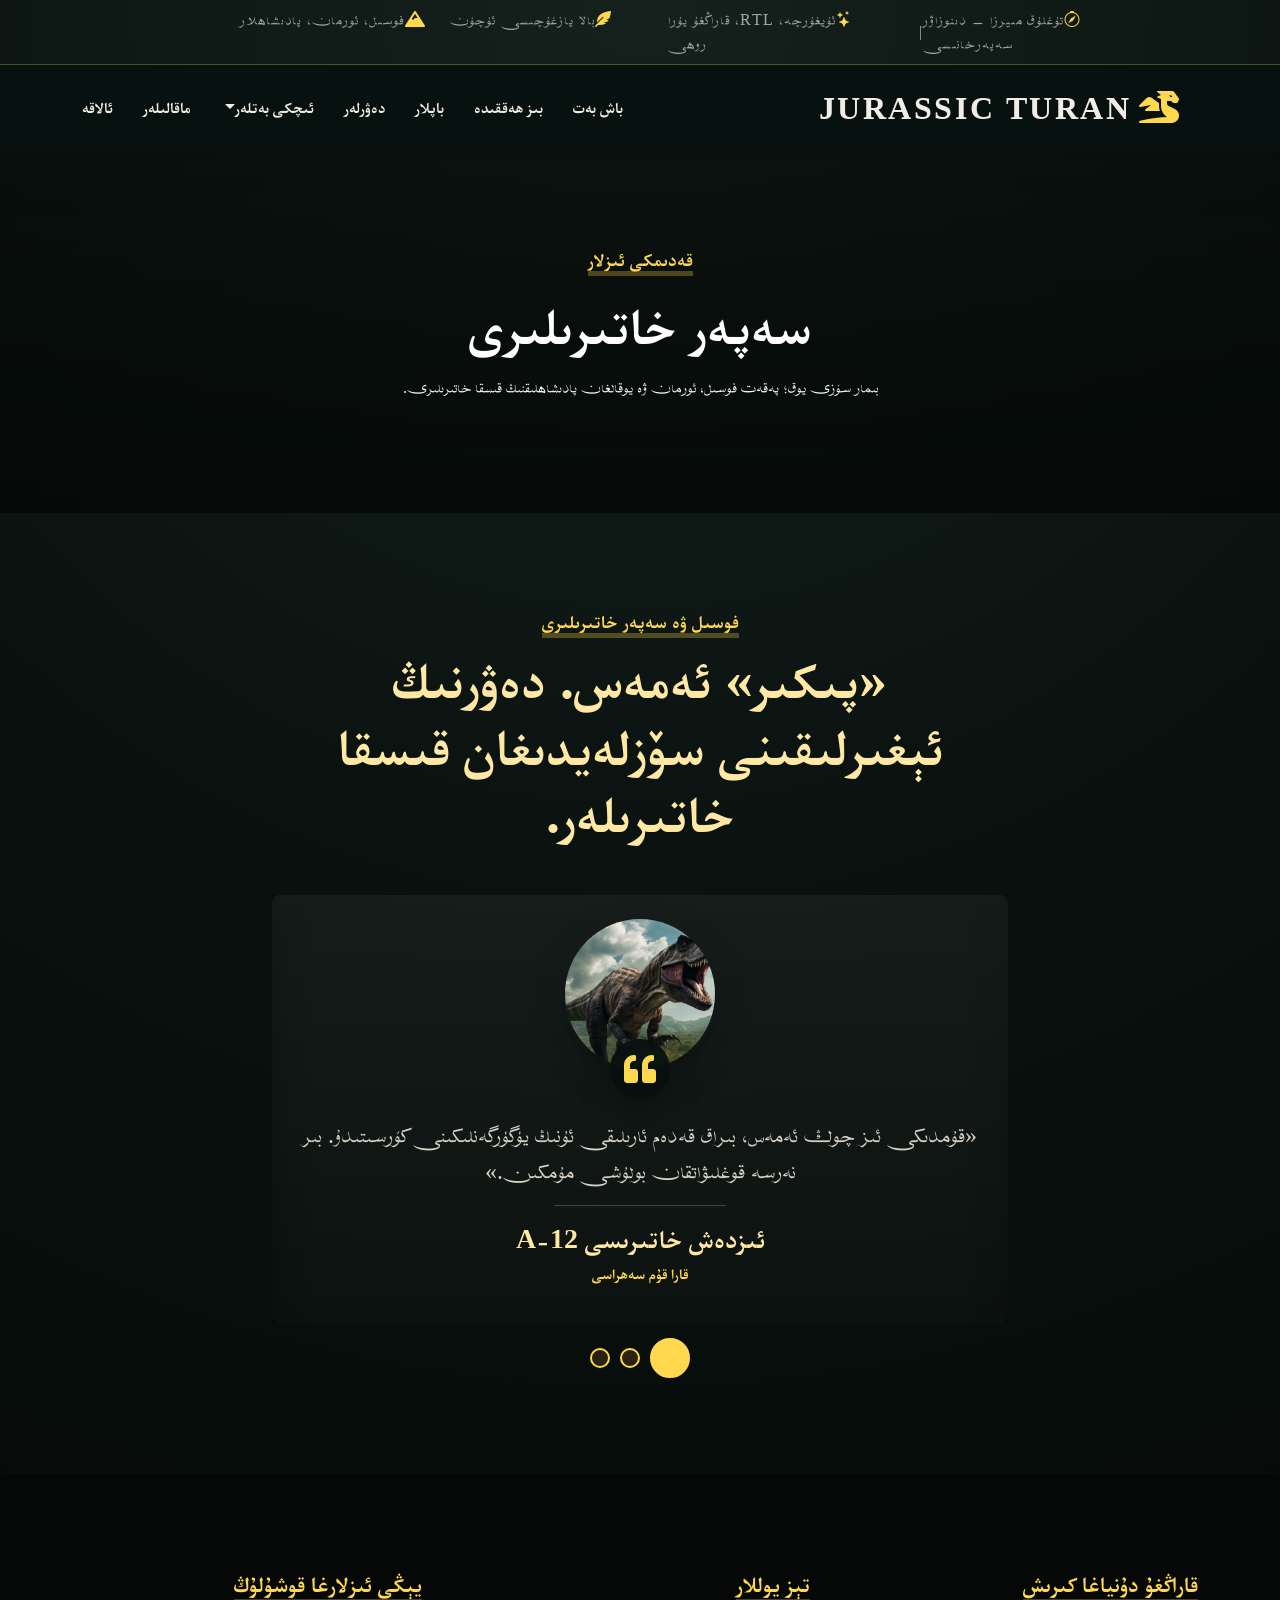
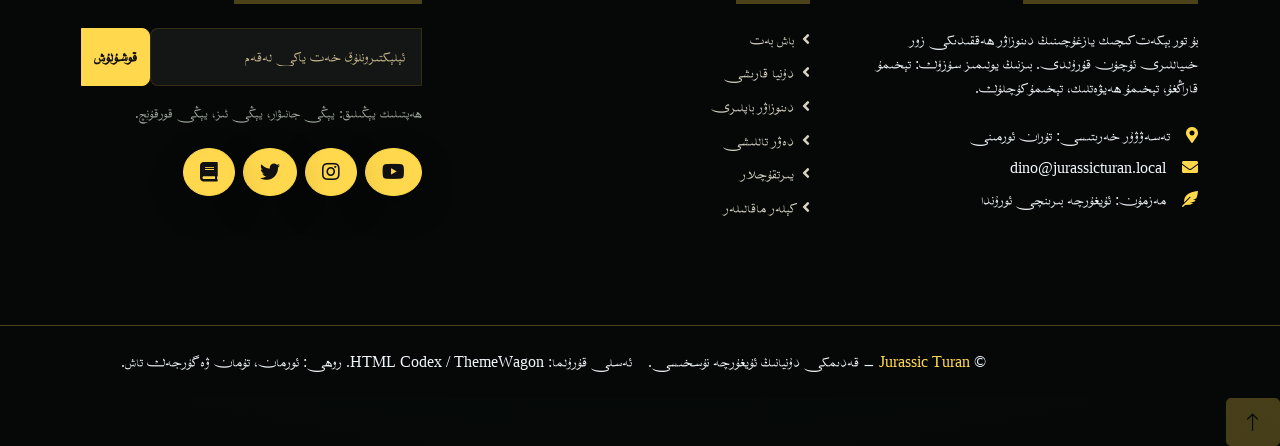
<file: testimonial.html>
<!DOCTYPE html>
<html lang="ug" dir="rtl">
<head>
  <meta charset="utf-8">
  <title>سەپەر خاتىرىلىرى — Jurassic Turan</title>
  <meta content="width=device-width, initial-scale=1.0" name="viewport">
  <meta content="Uyghur dinosaur website, Jurassic style, dramatic RTL site" name="keywords">
  <meta content="قاراڭغۇ، ھەيۋەتلىك ۋە ئۇيغۇرچە دىنوزاۋر دۇنياسى." name="description">
  <link href="img/favicon.svg" rel="icon" type="image/svg+xml">
  <link rel="preconnect" href="https://fonts.gstatic.com">
  <link href="https://fonts.googleapis.com/css2?family=Roboto+Condensed:wght@400;700&family=Roboto:wght@400;500;700&display=swap" rel="stylesheet">
  <link href="https://cdnjs.cloudflare.com/ajax/libs/font-awesome/5.15.0/css/all.min.css" rel="stylesheet">
  <link href="https://cdn.jsdelivr.net/npm/bootstrap-icons@1.4.1/font/bootstrap-icons.css" rel="stylesheet">
  <link href="lib/owlcarousel/assets/owl.carousel.min.css" rel="stylesheet">
  <link href="lib/tempusdominus/css/tempusdominus-bootstrap-4.min.css" rel="stylesheet" />
  <link href="css/bootstrap.min.css" rel="stylesheet">
  <link href="css/style.css" rel="stylesheet">
</head>
<body>
  <div class="container-fluid py-2 border-bottom d-none d-lg-block">
    <div class="container">
      <div class="row">
        <div class="col-md-6 text-center text-lg-start mb-2 mb-lg-0">
          <div class="d-inline-flex align-items-center topbar-note">
            <span class="pe-3"><i class="bi bi-compass me-2 text-primary"></i>تۇغلۇق مىيرزا — دىنوزاۋر سەپەرخانىسى</span>
            <span>|</span>
            <span class="px-3"><i class="bi bi-stars me-2 text-primary"></i>ئۇيغۇرچە، RTL، قاراڭغۇ يۇرا روھى</span>
          </div>
        </div>
        <div class="col-md-6 text-center text-lg-end">
          <div class="d-inline-flex align-items-center topbar-note">
            <span class="px-2"><i class="fas fa-feather-alt text-primary me-2"></i>بالا يازغۇچىسى ئۈچۈن</span>
            <span class="px-2"><i class="fas fa-mountain text-primary me-2"></i>فوسىل، ئورمان، پادىشاھلار</span>
          </div>
        </div>
      </div>
    </div>
  </div>
  <div class="container-fluid sticky-top bg-white shadow-sm">
    <div class="container">
      <nav class="navbar navbar-expand-lg bg-white navbar-light py-3 py-lg-0">
        <a href="index.html" class="navbar-brand">
          <h1 class="m-0 text-uppercase"><i class="fas fa-dragon ms-2 text-primary"></i>Jurassic Turan</h1>
        </a>
        <button class="navbar-toggler" type="button" data-bs-toggle="collapse" data-bs-target="#navbarCollapse">
          <span class="navbar-toggler-icon"></span>
        </button>
        <div class="collapse navbar-collapse" id="navbarCollapse">
          <div class="navbar-nav me-auto py-0">
            <a href="index.html" class="nav-item nav-link">باش بەت</a>
            <a href="about.html" class="nav-item nav-link">بىز ھەققىدە</a>
            <a href="service.html" class="nav-item nav-link">باپلار</a>
            <a href="price.html" class="nav-item nav-link">دەۋرلەر</a>
            <div class="nav-item dropdown">
              <a href="#" class="nav-link dropdown-toggle" data-bs-toggle="dropdown">ئىچكى بەتلەر</a>
              <div class="dropdown-menu m-0">
                <a href="blog.html" class="dropdown-item">ماقالە تورى</a>
                <a href="detail.html" class="dropdown-item">تەپسىلىي ماقالە</a>
                <a href="team.html" class="dropdown-item">ئالدىنقى جانىۋارلار</a>
                <a href="testimonial.html" class="dropdown-item">سەپەر خاتىرىلىرى</a>
                <a href="appointment.html" class="dropdown-item">سەپەر پىلانى</a>
                <a href="search.html" class="dropdown-item">فوسىل ئىزدەش</a>
              </div>
            </div>
            <a href="blog.html" class="nav-item nav-link">ماقالىلەر</a>
            <a href="contact.html" class="nav-item nav-link">ئالاقە</a>
          </div>
        </div>
      </nav>
    </div>
  </div>
  
        <div class="container-fluid page-header py-5 mb-5">
          <div class="container py-5">
            <div class="row justify-content-center">
              <div class="col-lg-8 text-center">
                <h5 class="d-inline-block text-primary text-uppercase border-bottom border-5 mb-3">قەدىمكى ئىزلار</h5>
                <h1 class="display-4 text-white mb-3">سەپەر خاتىرىلىرى</h1>
                <p class="section-lead text-light">بىمار سۆزى يوق؛ پەقەت فوسىل، ئورمان ۋە يوقالغان پادىشاھلىقنىڭ قىسقا خاتىرىلىرى.</p>
              </div>
            </div>
          </div>
        </div>
  
<div class="container-fluid py-5"><div class="container"><div class="text-center mx-auto mb-5" style="max-width:620px;"><h5 class="d-inline-block text-primary text-uppercase border-bottom border-5">فوسىل ۋە سەپەر خاتىرىلىرى</h5><h1 class="display-4">«پىكىر» ئەمەس. دەۋرنىڭ ئېغىرلىقىنى سۆزلەيدىغان قىسقا خاتىرىلەر.</h1></div><div class="row justify-content-center"><div class="col-lg-8"><div class="owl-carousel testimonial-carousel">
<div class="testimonial-item text-center p-4 rounded"><div class="position-relative mb-5"><img class="img-fluid rounded-circle mx-auto" src="img/trex.jpg" alt="خاتىرە"><div class="position-absolute top-100 start-50 translate-middle d-flex align-items-center justify-content-center bg-white rounded-circle quote-badge"><i class="fa fa-quote-left fa-2x text-primary"></i></div></div><p class="fs-4 fw-normal">«قۇمدىكى ئىز چوڭ ئەمەس، بىراق قەدەم ئارىلىقى ئۇنىڭ يۈگۈرگەنلىكىنى كۆرسىتىدۇ. بىر نەرسە قوغلىۋاتقان بولۇشى مۇمكىن.»</p><hr class="w-25 mx-auto"><h3>ئىزدەش خاتىرىسى A-12</h3><h6 class="fw-normal text-primary mb-3">قارا قۇم سەھراسى</h6></div>
<div class="testimonial-item text-center p-4 rounded"><div class="position-relative mb-5"><img class="img-fluid rounded-circle mx-auto" src="img/trex.jpg" alt="خاتىرە"><div class="position-absolute top-100 start-50 translate-middle d-flex align-items-center justify-content-center bg-white rounded-circle quote-badge"><i class="fa fa-quote-left fa-2x text-primary"></i></div></div><p class="fs-4 fw-normal">«يۇرا ئورمىنىدا شامال پەقەت يوپۇرماقنىلا ھەرىكەتلەندۈرمەيدۇ. بەزىدە سىز كۆرمىگەن گىگانت بەدەننىمۇ ئاڭلىتىدۇ.»</p><hr class="w-25 mx-auto"><h3>ئورمان خاتىرىسى J-04</h3><h6 class="fw-normal text-primary mb-3">نەم تۇمان رايونى</h6></div>
<div class="testimonial-item text-center p-4 rounded"><div class="position-relative mb-5"><img class="img-fluid rounded-circle mx-auto" src="img/trex.jpg" alt="خاتىرە"><div class="position-absolute top-100 start-50 translate-middle d-flex align-items-center justify-content-center bg-white rounded-circle quote-badge"><i class="fa fa-quote-left fa-2x text-primary"></i></div></div><p class="fs-4 fw-normal">«ئاخىرقى دەۋردىكى جانىۋارلار تېخىمۇ كۈچلۈك كۆرۈندى، لېكىن ئاسماننىڭ قارارى ئۇلاردىن زور ئىدى.»</p><hr class="w-25 mx-auto"><h3>ئاسمان خاتىرىسى C-99</h3><h6 class="fw-normal text-primary mb-3">كىرىتاسىيە ئاخىرى</h6></div>
</div></div></div></div></div>

  <div class="container-fluid bg-dark text-light mt-5 py-5">
    <div class="container py-5">
      <div class="row g-5">
        <div class="col-lg-4 col-md-6">
          <h4 class="d-inline-block text-primary text-uppercase border-bottom border-5 border-secondary mb-4">قاراڭغۇ دۇنياغا كىرىش</h4>
          <p class="mb-4">بۇ تور بېكەت كىچىك يازغۇچىنىڭ دىنوزاۋر ھەققىدىكى زور خىياللىرى ئۈچۈن قۇرۇلدى. بىزنىڭ يولىمىز سۈزۈك: تېخىمۇ قاراڭغۇ، تېخىمۇ ھەيۋەتلىك، تېخىمۇ كۈچلۈك.</p>
          <p class="mb-2"><i class="fa fa-map-marker-alt text-primary ms-3"></i>تەسەۋۋۇر خەرىتىسى: تۇران ئورمىنى</p>
          <p class="mb-2"><i class="fa fa-envelope text-primary ms-3"></i>dino@jurassicturan.local</p>
          <p class="mb-0"><i class="fa fa-feather-alt text-primary ms-3"></i>مەزمۇن: ئۇيغۇرچە بىرىنچى ئورۇندا</p>
        </div>
        <div class="col-lg-4 col-md-6">
          <h4 class="d-inline-block text-primary text-uppercase border-bottom border-5 border-secondary mb-4">تېز يوللار</h4>
          <a class="footer-link" href="index.html"><i class="fa fa-angle-left ms-2"></i>باش بەت</a>
          <a class="footer-link" href="about.html"><i class="fa fa-angle-left ms-2"></i>دۇنيا قارىشى</a>
          <a class="footer-link" href="service.html"><i class="fa fa-angle-left ms-2"></i>دىنوزاۋر باپلىرى</a>
          <a class="footer-link" href="price.html"><i class="fa fa-angle-left ms-2"></i>دەۋر تاللىشى</a>
          <a class="footer-link" href="team.html"><i class="fa fa-angle-left ms-2"></i>يىرتقۇچلار</a>
          <a class="footer-link" href="blog.html"><i class="fa fa-angle-left ms-2"></i>كېلەر ماقالىلەر</a>
        </div>
        <div class="col-lg-4 col-md-12">
          <h4 class="d-inline-block text-primary text-uppercase border-bottom border-5 border-secondary mb-4">يېڭى ئىزلارغا قوشۇلۇڭ</h4>
          <form>
            <div class="input-group mb-3">
              <input type="text" class="form-control p-3 border-0" placeholder="ئېلېكتىرونلۇق خەت ياكى لەقەم">
              <button class="btn btn-primary">قوشۇلۇش</button>
            </div>
          </form>
          <p class="small-meta">ھەپتىلىك يېڭىلىق: يېڭى جانىۋار، يېڭى ئىز، يېڭى قورقۇنچ.</p>
          <div class="d-flex mt-4">
            <a class="btn btn-lg btn-primary btn-lg-square rounded-circle ms-2" href="#"><i class="fab fa-youtube"></i></a>
            <a class="btn btn-lg btn-primary btn-lg-square rounded-circle ms-2" href="#"><i class="fab fa-instagram"></i></a>
            <a class="btn btn-lg btn-primary btn-lg-square rounded-circle ms-2" href="#"><i class="fab fa-twitter"></i></a>
            <a class="btn btn-lg btn-primary btn-lg-square rounded-circle" href="#"><i class="fas fa-book"></i></a>
          </div>
        </div>
      </div>
    </div>
  </div>
  <div class="container-fluid bg-dark text-light border-top border-secondary py-4">
    <div class="container">
      <div class="row g-3 align-items-center">
        <div class="col-md-6 text-center text-md-start">
          <p class="mb-md-0">&copy; <a class="text-primary" href="index.html">Jurassic Turan</a> — قەدىمكى دۇنيانىڭ ئۇيغۇرچە نۇسخىسى.</p>
        </div>
        <div class="col-md-6 text-center text-md-end">
          <p class="mb-0">ئەسلى قۇرۇلما: HTML Codex / ThemeWagon. روھى: ئورمان، تۇمان ۋە گۈرجەك تاش.</p>
        </div>
      </div>
    </div>
  </div>
  <a href="#" class="btn btn-lg btn-primary btn-lg-square back-to-top"><i class="bi bi-arrow-up"></i></a>
  <script src="https://code.jquery.com/jquery-3.4.1.min.js"></script>
  <script src="https://cdn.jsdelivr.net/npm/bootstrap@5.0.0/dist/js/bootstrap.bundle.min.js"></script>
  <script src="lib/easing/easing.min.js"></script>
  <script src="lib/waypoints/waypoints.min.js"></script>
  <script src="lib/owlcarousel/owl.carousel.min.js"></script>
  <script src="lib/tempusdominus/js/moment.min.js"></script>
  <script src="lib/tempusdominus/js/moment-timezone.min.js"></script>
  <script src="lib/tempusdominus/js/tempusdominus-bootstrap-4.min.js"></script>
  <script src="js/main.js"></script>
</body></html>
</file>
<file: css/style.css>
@font-face {
    font-family: 'UKIJ Merdane';
    src: url('../fonts/ukij-merdane/UKIJMe.ttf') format('truetype');
    font-weight: 400;
    font-style: normal;
}
@font-face {
    font-family: 'UKIJ Tuz';
    src: url('../fonts/ukij-tuz/UKIJTuzBold.ttf') format('truetype');
    font-weight: 700;
    font-style: normal;
}

:root {
    --primary: #ffd84d;
    --primary-soft: #ffe8a3;
    --primary-deep: #c7921e;
    --secondary: #22372f;
    --light: #f1ede4;
    --dark: #08110f;
    --surface: #111b18;
    --surface-soft: #162521;
    --text: #d7d1c4;
    --muted: #9fa79e;
}
html { scroll-behavior: smooth; }
body {
    font-family: 'UKIJ Merdane', 'Noto Naskh Arabic', serif;
    background: radial-gradient(circle at top, #15211d 0%, #09110f 45%, #050807 100%);
    color: var(--text);
    direction: rtl;
    text-align: right;
}
a { color: var(--primary); }
a:hover { color: var(--primary-soft); }

h1, h2, h3, h4, h5, h6,
.display-1, .display-2, .display-3, .display-4,
.h1, .h2, .h3, .h4, .h5, .h6,
.card-title,
.blog-card a,
.blog-card a.h3,
.blog-card .h3,
.blog-card h3,
.blog-card h4,
.blog-card .text-dark,
.blog-card .text-body,
.service-item h4,
.team-item h3,
.team-item h6,
.price-card h3,
.price-card h1,
.gallery-card h4,
.testimonial-item h3,
.testimonial-item h6,
.footer-link,
.navbar-light .navbar-brand h1,
.dropdown-item,
.text-dark {
    color: var(--primary-soft);
}

.blog-card a:hover,
.blog-card a.h3:hover,
.footer-link:hover,
.dropdown-item:hover {
    color: var(--primary) !important;
}
h1,h2,h3,h4,h5,h6,.navbar-light .navbar-nav .nav-link { font-family: 'UKIJ Tuz', 'UKIJ Merdane', 'Noto Naskh Arabic', serif; }
.btn { font-weight: 700; transition: .35s; }
.btn:hover { transform: translateY(-3px); box-shadow: 0 12px 25px rgba(0,0,0,.35); }
.btn-primary { color: #111; background-color: var(--primary); border-color: var(--primary); }
.btn-primary:hover { color:#111; background-color:#e0b25f; border-color:#e0b25f; }
.btn-dark { background:#050807; border-color:#050807; }
.bg-light { background-color: rgba(255,255,255,.04) !important; }
.bg-white { background-color: rgba(8,17,15,.95) !important; }
.bg-primary { background: linear-gradient(120deg, #3a2a0a, #1c1406 70%, #5a4010) !important; }
.bg-dark { background: #050807 !important; }
.text-primary { color: var(--primary) !important; }
.text-body, .text-dark { color: var(--text) !important; }
.text-muted { color: var(--muted) !important; }
.border-bottom, .border-top, .border-secondary { border-color: rgba(255,216,77,.28) !important; }
.rounded, .rounded-top, .rounded-circle { box-shadow: 0 12px 34px rgba(0,0,0,.25); }
.topbar-note { letter-spacing: .06em; color: var(--muted); }
.navbar-light .navbar-brand {
    display: flex;
    align-items: center;
    min-width: 0;
    max-width: calc(100% - 70px);
}
.navbar-light .navbar-brand h1 {
    color: var(--light);
    font-size: 2rem;
    letter-spacing:.08em;
    margin: 0;
    white-space: nowrap;
    overflow: hidden;
    text-overflow: ellipsis;
}
.navbar-light .navbar-nav .nav-link { position: relative; margin-right: 30px; margin-left: 0; padding: 30px 0; font-size: 17px; font-weight: 700; color: var(--light); }
.navbar-light .navbar-nav .nav-link:hover, .navbar-light .navbar-nav .nav-link.active { color: var(--primary); }
@media (min-width: 992px) {
  .navbar-light .navbar-nav .nav-link::before { position:absolute; content:""; width:0; height:4px; bottom:0; right:50%; background:var(--primary); transition:.35s; }
  .navbar-light .navbar-nav .nav-link:hover::before, .navbar-light .navbar-nav .nav-link.active::before { width:100%; right:0; }
}
@media (max-width: 991.98px) {
  .navbar {
    gap: .75rem;
  }
  .navbar-light .navbar-brand {
    max-width: calc(100% - 64px);
    flex: 1 1 auto;
  }
  .navbar-light .navbar-brand h1 {
    font-size: clamp(1rem, 4.8vw, 1.4rem);
    letter-spacing: .03em;
  }
  .navbar-light .navbar-nav .nav-link { margin-right:0; padding:10px 0; }
  .navbar-light .navbar-toggler {
    flex: 0 0 auto;
    margin-right: 0;
    margin-left: auto;
    padding: .25rem .6rem;
    border-color: rgba(255,216,77,.45);
    color: var(--primary);
  }
  .navbar-light .navbar-toggler:focus {
    box-shadow: 0 0 0 .2rem rgba(255,216,77,.2);
  }
  .navbar-light .navbar-toggler-icon {
    width: 1.35em;
    height: 1.35em;
    background-image: url("data:image/svg+xml,%3csvg xmlns='http://www.w3.org/2000/svg' viewBox='0 0 30 30'%3e%3cpath stroke='rgba%28255,216,77,0.95%29' stroke-linecap='round' stroke-miterlimit='10' stroke-width='2.4' d='M4 7h22M4 15h22M4 23h22'/%3e%3c/svg%3e");
  }
  .navbar-collapse {
    margin-top: 1rem;
    padding: 1rem 1.25rem;
    background: rgba(8,17,15,.98);
    border: 1px solid rgba(255,216,77,.16);
    border-radius: 18px;
    box-shadow: 0 18px 40px rgba(0,0,0,.35);
  }
  .navbar-nav {
    width: 100%;
  }
  .navbar .dropdown-menu {
    position: static;
    float: none;
    width: 100%;
    margin-top: .35rem;
    background: rgba(255,255,255,.03);
    border-radius: 12px;
    box-shadow: none;
  }
}
@media (max-width: 420px) {
  .navbar-light .navbar-brand {
    max-width: calc(100% - 58px);
  }
  .navbar-light .navbar-brand h1 {
    font-size: .92rem;
    letter-spacing: .01em;
  }
}
.dropdown-menu { background:#111b18; border:1px solid rgba(255,216,77,.2); }
.dropdown-item { color:var(--primary-soft); text-align:right; }
.dropdown-item:hover { background:#2b2110; color:var(--primary); }
.hero-header {
    position: relative;
    background: linear-gradient(rgba(4,8,7,.45), rgba(4,8,7,.76)), url(../img/hero-background.jpg) center center no-repeat;
    background-size: cover;
    overflow: hidden;
}
.hero-header::before {
    content:""; position:absolute; inset:0; background: radial-gradient(circle at 15% 20%, rgba(255,216,77,.24), transparent 30%), linear-gradient(90deg, rgba(0,0,0,.75), rgba(0,0,0,.25));
}
.hero-header .container { position: relative; z-index: 1; }
.section-lead { font-size:1.08rem; color:var(--muted); }
.homepage-intro { text-align: center; }
.homepage-intro .fact-card { margin-inline: auto; }
.intro-title { color: var(--primary-soft); text-shadow: 0 0 18px rgba(255, 216, 77, .22); }
.intro-copy { max-width: 760px; }
.service-item, .fact-card, .story-card, .contact-card, .field-card, .blog-card, .glass-panel, .gallery-card {
    background: linear-gradient(180deg, rgba(255,244,210,.06), rgba(255,255,255,.025));
    border: 1px solid rgba(255,216,77,.16);
    backdrop-filter: blur(3px);
}
.service-item { position: relative; min-height: 360px; padding: 0 30px; transition: .4s; }
.service-item:hover, .story-card:hover, .blog-card:hover, .field-card:hover, .gallery-card:hover { transform: translateY(-6px); border-color: rgba(255,216,77,.4); }
.service-item .service-icon { width: 140px; height: 95px; display:flex; align-items:center; justify-content:center; background: linear-gradient(135deg, var(--primary), var(--primary-deep)); border-radius:50%; transform: rotate(-14deg); box-shadow:0 12px 24px rgba(0,0,0,.3); }
.service-item .service-icon i { transform: rotate(14deg); color:#111; }
.service-item a.btn { position:absolute; width:60px; bottom:-48px; left:50%; margin-left:-30px; opacity:0; }
.service-item:hover a.btn { bottom:-24px; opacity:1; }
.fact-card { padding: 1.5rem; border-radius: 14px; height: 100%; }
.fact-card i { color: var(--primary); }
.price-carousel::after { position:absolute; content:""; width:100%; height:54%; bottom:0; left:0; background: linear-gradient(90deg, #4a3410, #7a5816); border-radius:14px 14px 60% 60%; z-index:-1; }
.price-carousel .owl-nav, .team-carousel .owl-nav { margin-top: 35px; width:100%; text-align:center; display:flex; justify-content:center; }
.team-carousel .owl-nav { position:absolute; padding:0 25px; top:calc(50% - 22px); left:0; justify-content:space-between; }
.price-carousel .owl-nav .owl-prev, .price-carousel .owl-nav .owl-next, .team-carousel .owl-nav .owl-prev, .team-carousel .owl-nav .owl-next { width:45px; height:45px; display:flex; align-items:center; justify-content:center; color:var(--primary); background:#09110f; border:1px solid rgba(255,216,77,.3); border-radius:45px; font-size:22px; transition:.35s; }
.price-carousel .owl-nav .owl-prev:hover, .price-carousel .owl-nav .owl-next:hover, .team-carousel .owl-nav .owl-prev:hover, .team-carousel .owl-nav .owl-next:hover { background: var(--primary); color:#111; }
@media (min-width:576px){ .team-item .row { height:360px; } }
.team-item .row, .testimonial-item, .price-card, .blog-card { background: linear-gradient(180deg, rgba(255,255,255,.05), rgba(255,255,255,.02)); }
.team-item img, .blog-card img, .price-card img, .page-hero-art, .gallery-card img { object-fit: cover; display:block; }
.blog-card img, .price-card img, .page-hero-art, .gallery-card img {
    width: 100%;
    min-height: 260px;
    height: 260px;
    background: linear-gradient(180deg, rgba(255,216,77,.08), rgba(0,0,0,.22));
}
.gallery-card img { height: 280px; }
.photo-gallery-section { background: linear-gradient(180deg, rgba(255,255,255,.02), rgba(255,255,255,.01)); }
.gallery-grid .gallery-card { transition: .35s; }
.gallery-card .p-4 { min-height: 150px; }
.testimonial-carousel .owl-dots { margin-top:15px; display:flex; align-items:center; justify-content:center; }
.testimonial-carousel .owl-dot { margin:0 5px; width:20px; height:20px; background:#2a2112; border:2px solid var(--primary); border-radius:20px; transition:.35s; }
.testimonial-carousel .owl-dot.active { width:40px; height:40px; background: var(--primary); }
.testimonial-carousel .owl-item img { width:150px; height:150px; object-fit:cover; }
.form-control, .form-select { background-color: rgba(255,255,255,.06) !important; color: var(--light); border: 1px solid rgba(255,216,77,.18) !important; }
.form-control::placeholder { color: #c8b98c; }
.form-control:focus, .form-select:focus { box-shadow: 0 0 0 .25rem rgba(255,216,77,.18); border-color: rgba(255,216,77,.38) !important; }
.input-group > .btn { z-index: 0; }
.footer-link { color: var(--text); text-decoration:none; margin-bottom:.6rem; display:block; }
.footer-link:hover { color: var(--primary); }
.page-header { position:relative; background: linear-gradient(rgba(4,8,7,.55), rgba(4,8,7,.82)), url(../img/about-world.svg) center/cover no-repeat; }
.page-header .container { position:relative; z-index:1; }
.stat-strip { background: linear-gradient(90deg, rgba(210,162,76,.08), rgba(255,255,255,.02)); border: 1px solid rgba(210,162,76,.12); }
.quote-badge { width:60px; height:60px; }
.small-meta { color: var(--muted); font-size:.92rem; }
.list-accent li::marker { color: var(--primary); }
.rtl-center { text-align:center; }
@media (max-width: 767.98px){ body { text-align:right; } .rtl-center-sm { text-align:center; } }
</file>
